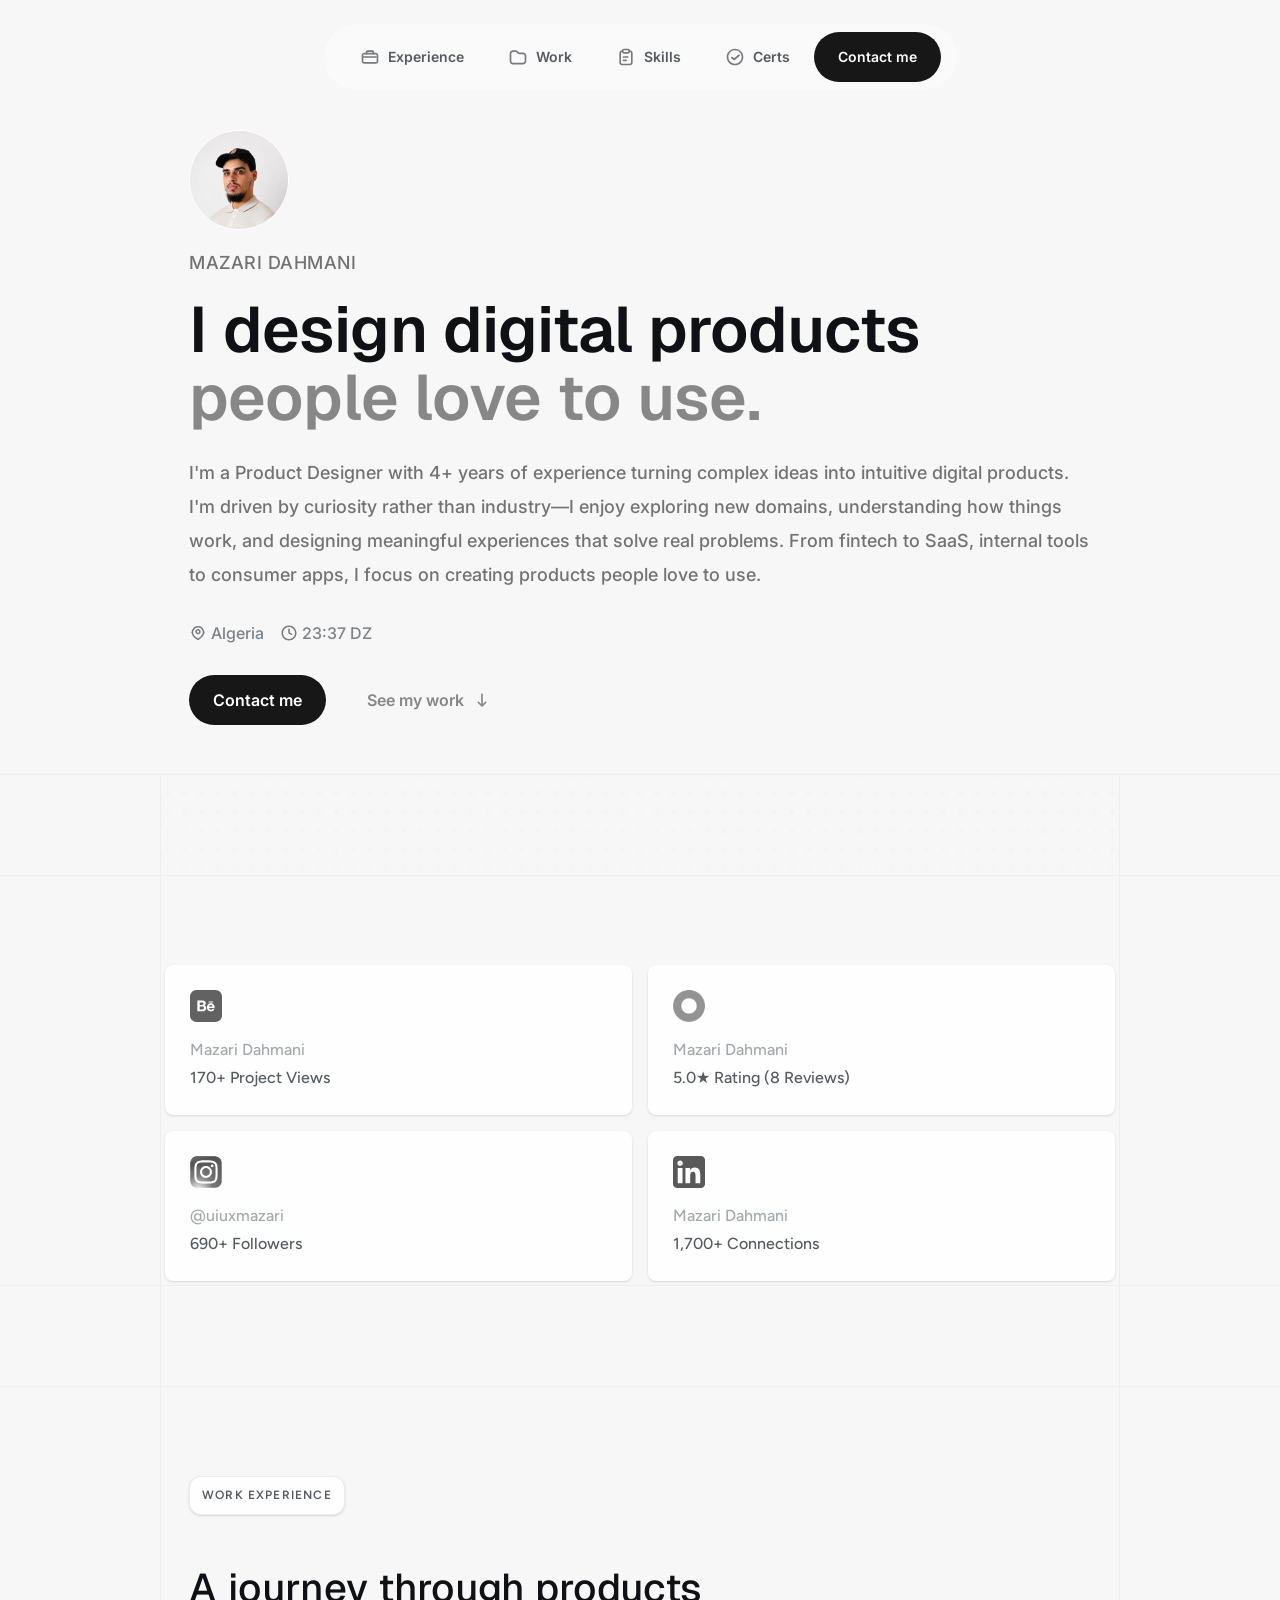
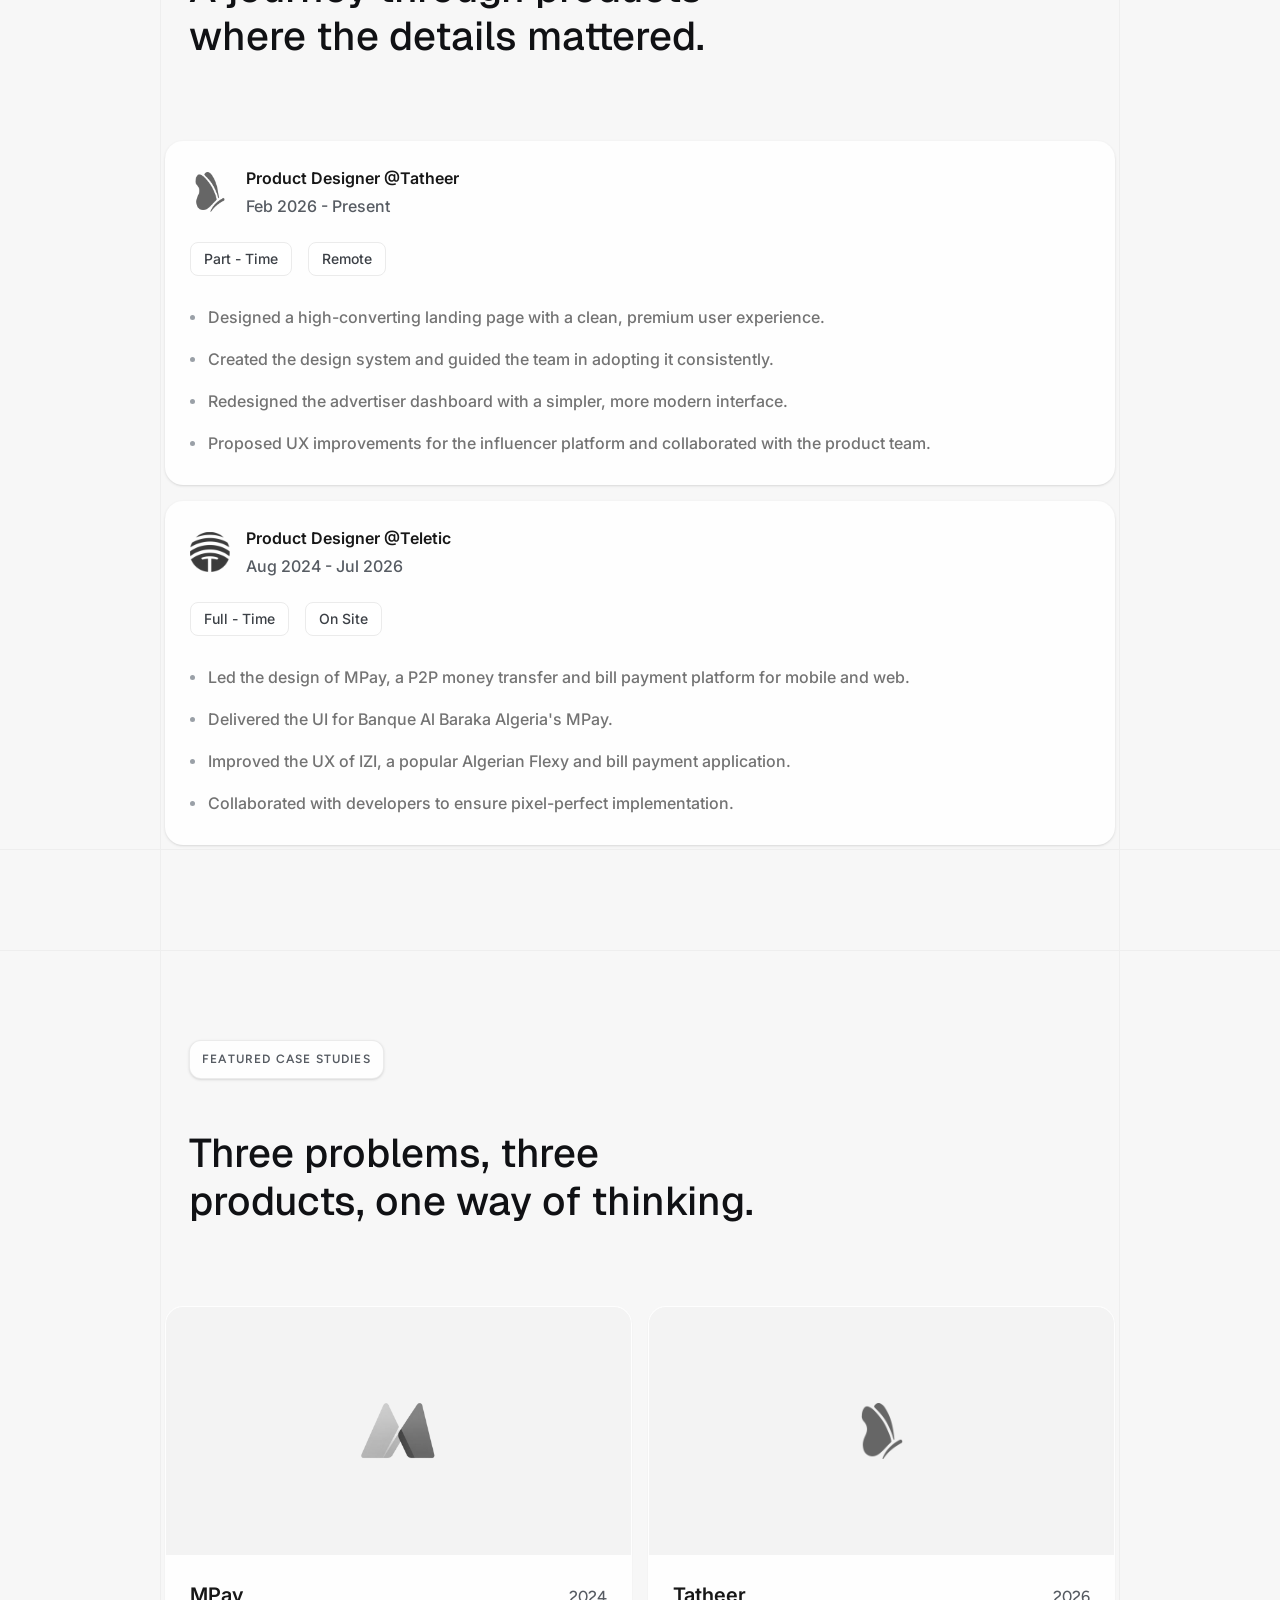
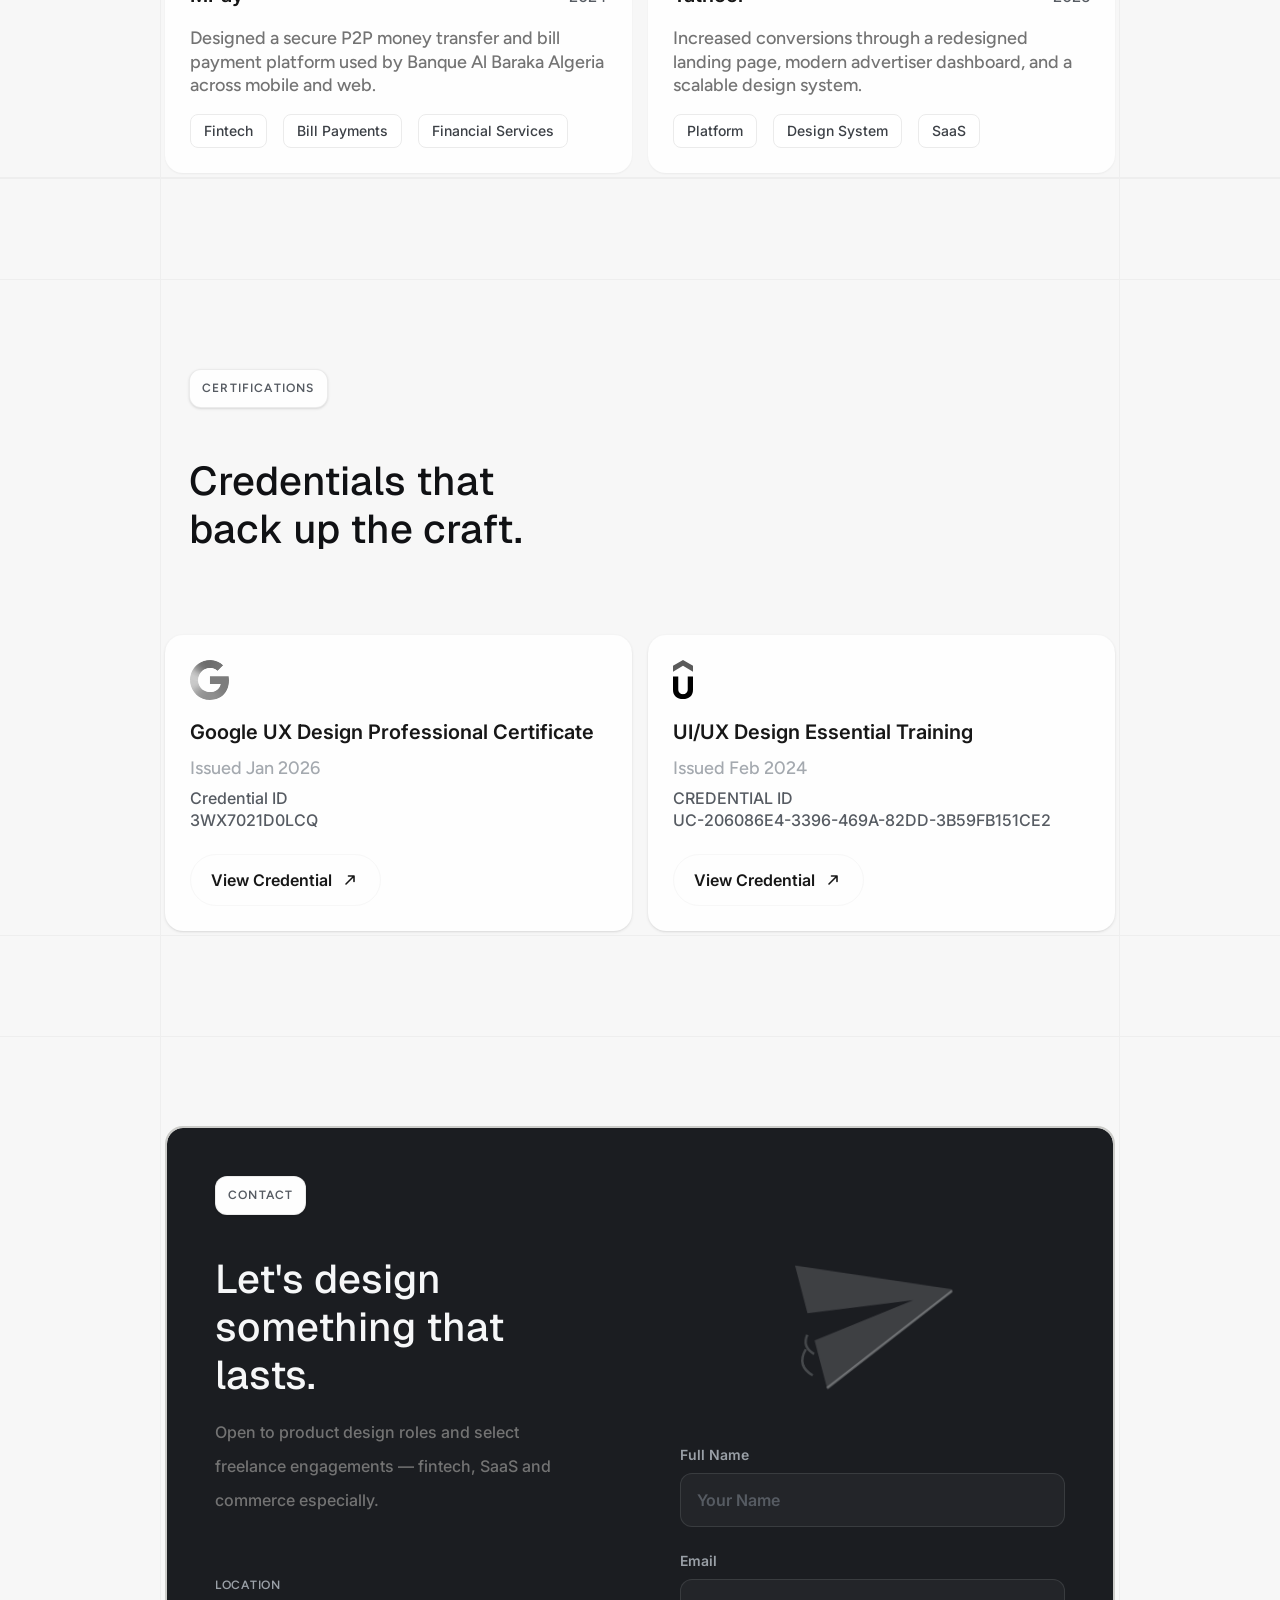
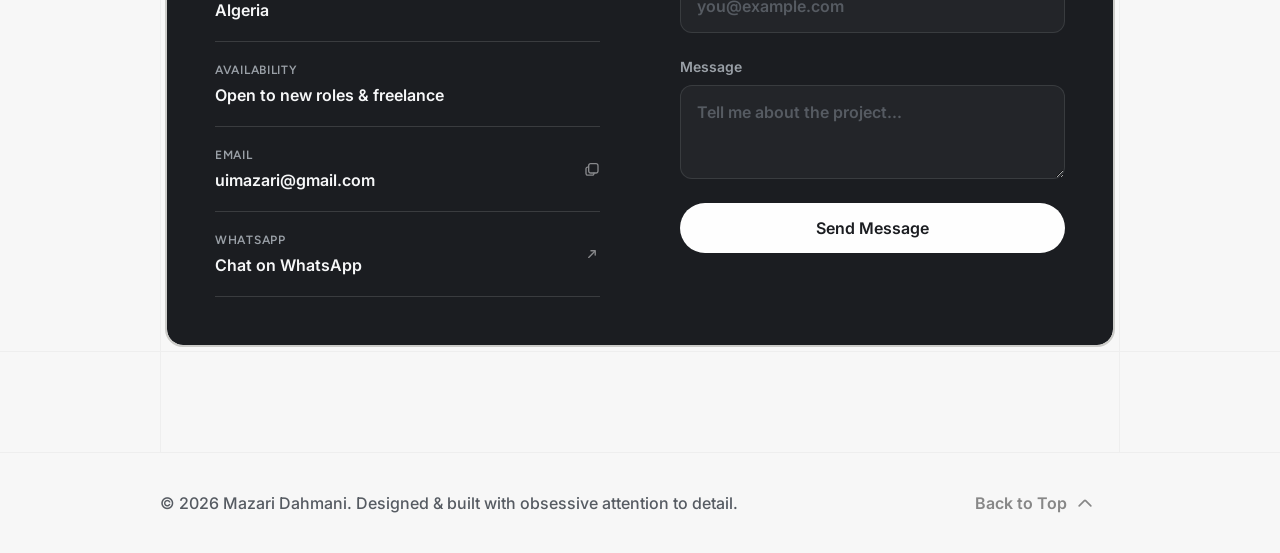
<file: index.html>
<!DOCTYPE html>
<html lang="en">

<head>
  <meta charset="UTF-8">
  <meta name="viewport" content="width=device-width, initial-scale=1.0">
  <title>Mazari Dahmani — Product Designer & UI/UX Designer</title>
  <meta name="description"
    content="Portfolio of Mazari Dahmani, a Product Designer & UI/UX Designer specializing in fintech, SaaS, and commerce. Case studies, experience, and contact details.">
  <meta name="robots" content="index, follow">
  <meta name="theme-color" content="#f7f7f7">
  <link rel="canonical" href="https://mazaridahmani.com/">

  <!-- Open Graph -->
  <meta property="og:type" content="website">
  <meta property="og:site_name" content="Mazari Dahmani">
  <meta property="og:title" content="Mazari Dahmani — Product Designer & UI/UX Designer">
  <meta property="og:description"
    content="Portfolio of Mazari Dahmani, a Product Designer & UI/UX Designer specializing in fintech, SaaS, and commerce. Case studies, experience, and contact details.">
  <meta property="og:url" content="https://mazaridahmani.com/">
  <meta property="og:image" content="https://mazaridahmani.com/assets/seo/og-home.png">
  <meta property="og:image:width" content="1200">
  <meta property="og:image:height" content="630">
  <meta property="og:image:alt" content="Mazari Dahmani — Product Designer & UI/UX Designer">
  <meta property="og:locale" content="en_US">

  <!-- Twitter Card -->
  <meta name="twitter:card" content="summary_large_image">
  <meta name="twitter:title" content="Mazari Dahmani — Product Designer & UI/UX Designer">
  <meta name="twitter:description"
    content="Portfolio of Mazari Dahmani, a Product Designer & UI/UX Designer specializing in fintech, SaaS, and commerce.">
  <meta name="twitter:image" content="https://mazaridahmani.com/assets/seo/og-home.png">
  <meta name="twitter:image:alt" content="Mazari Dahmani — Product Designer & UI/UX Designer">

  <link rel="icon" href="assets/favicon/favicon.ico" sizes="any">
  <link rel="icon" type="image/png" sizes="16x16" href="assets/favicon/favicon-16x16.png">
  <link rel="icon" type="image/png" sizes="32x32" href="assets/favicon/favicon-32x32.png">
  <link rel="icon" type="image/png" sizes="48x48" href="assets/favicon/favicon-48x48.png">
  <link rel="apple-touch-icon" sizes="180x180" href="assets/favicon/apple-touch-icon.png">
  <link rel="preconnect" href="https://fonts.googleapis.com">
  <link rel="preconnect" href="https://fonts.gstatic.com" crossorigin>
  <link
    href="https://fonts.googleapis.com/css2?family=Geist:wght@500;600&family=Inter:wght@500;600&family=Figtree:wght@500;600;700&display=swap"
    rel="stylesheet">
  <link rel="stylesheet" href="styles/main.css">
  <link rel="stylesheet" href="styles/cursor.css">

  <script type="application/ld+json">
{
  "@context": "https://schema.org",
  "@type": "Person",
  "name": "Mazari Dahmani",
  "jobTitle": "Product Designer & UI/UX Designer",
  "url": "https://mazaridahmani.com",
  "image": "https://mazaridahmani.com/assets/seo/og-home.png",
  "sameAs": [
    "https://www.linkedin.com/in/mazari-dahmani-837093325/",
    "https://www.behance.net/98f49c3c",
    "https://www.instagram.com/uiuxmazari/",
    "https://mostaql.com/u/mazari_dahmani"
  ]
}
</script>
</head>

<body>

  <svg class="icon-sprite" aria-hidden="true">
    <symbol id="icon-arrow-up-right" viewBox="0 0 20 20">
      <path d="M6 14 14 6M8 6h6v6" stroke="currentColor" stroke-width="1.6" stroke-linecap="round"
        stroke-linejoin="round" fill="none" />
    </symbol>
    <symbol id="icon-chevrons-up" viewBox="0 0 20 20">
      <path d="M5 12.5 10 8l5 4.5M5 7.5 10 3l5 4.5" stroke="currentColor" stroke-width="1.6" stroke-linecap="round"
        stroke-linejoin="round" fill="none" />
    </symbol>
    <symbol id="icon-external" viewBox="0 0 20 20">
      <path d="M6 14 14 6M8.5 6H14v5.5" stroke="currentColor" stroke-width="1.6" stroke-linecap="round"
        stroke-linejoin="round" fill="none" />
    </symbol>
  </svg>

  <header class="site-nav-wrap">
    <nav class="site-nav" aria-label="Primary">
      <a class="nav-link" href="#experience"><img class="nav-icon" src="assets/nav/Experience.svg" width="20"
          height="20" alt=""><span class="nav-label">Experience</span></a>
      <a class="nav-link" href="#work"><img class="nav-icon" src="assets/nav/Work.svg" width="20" height="20"
          alt=""><span class="nav-label">Work</span></a>
      <a class="nav-link" href="#skills"><img class="nav-icon" src="assets/nav/Skills.svg" width="20" height="20"
          alt=""><span class="nav-label">Skills</span></a>
      <a class="nav-link" href="#certs"><img class="nav-icon" src="assets/nav/Certs.svg" width="20" height="20"
          alt=""><span class="nav-label">Certs</span></a>
      <a class="nav-link nav-cta" href="#contact">Contact me</a>
    </nav>
  </header>

  <main>

    <!-- Hero -->
    <section class="hero-guide" id="top">
      <div class="hero-inner">
        <div class="hero-top">
          <img class="avatar" src="assets/hero/avatar.jpg" alt="Mazari Dahmani">
          <p class="eyebrow-name">Mazari Dahmani</p>
          <h1 class="hero-heading">I design digital products <span>people love to use.</span></h1>
        </div>
        <p class="hero-lede">I'm a Product Designer with 4+ years of experience turning complex ideas into intuitive
          digital products. I'm driven by curiosity rather than industry—I enjoy exploring new domains, understanding
          how things work, and designing meaningful experiences that solve real problems. From fintech to SaaS, internal
          tools to consumer apps, I focus on creating products people love to use.</p>
        <div class="hero-meta">
          <div class="hero-meta-item"><img class="hero-meta-icon" src="assets/hero/pin.svg" width="18" height="18"
              alt=""><span>Algeria</span></div>
          <div class="hero-meta-item"><img class="hero-meta-icon" src="assets/hero/clock.svg" width="18" height="18"
              alt=""><span id="local-time">23:48 DZ</span></div>
        </div>
        <div class="hero-actions">
          <a class="btn btn-dark" href="#contact">Contact me</a>
          <a class="btn btn-ghost" href="#work">See my work <svg class="btn-icon-fill" viewBox="0 0 20 20" fill="none">
              <path fill-rule="evenodd" clip-rule="evenodd"
                d="M9.99935 15.5951C9.77834 15.5951 9.56637 15.5073 9.41009 15.351C9.25381 15.1947 9.16602 14.9827 9.16602 14.7617V4.34505C9.16602 4.12404 9.25381 3.91208 9.41009 3.7558C9.56637 3.59952 9.77834 3.51172 9.99935 3.51172C10.2204 3.51172 10.4323 3.59952 10.5886 3.7558C10.7449 3.91208 10.8327 4.12404 10.8327 4.34505V14.7617C10.8327 14.9827 10.7449 15.1947 10.5886 15.351C10.4323 15.5073 10.2204 15.5951 9.99935 15.5951Z"
                fill="currentColor" />
              <path fill-rule="evenodd" clip-rule="evenodd"
                d="M9.99952 16.8442C9.77864 16.8443 9.56673 16.7568 9.41035 16.6008L5.66035 12.8508C5.50398 12.6946 5.41609 12.4826 5.41602 12.2615C5.41594 12.0405 5.50368 11.8284 5.65993 11.6721C5.81619 11.5157 6.02816 11.4278 6.24922 11.4277C6.47028 11.4277 6.68232 11.5154 6.83868 11.6717L9.99952 14.8325L13.1604 11.6717C13.3167 11.5154 13.5288 11.4277 13.7498 11.4277C13.9709 11.4278 14.1828 11.5157 14.3391 11.6721C14.4954 11.8284 14.5831 12.0405 14.583 12.2615C14.5829 12.4826 14.4951 12.6946 14.3387 12.8508L10.5887 16.6008C10.4323 16.7568 10.2204 16.8443 9.99952 16.8442Z"
                fill="currentColor" />
            </svg></a>
        </div>
      </div>
    </section>

    <div class="full-bleed-divider"></div>

    <div class="column-guide">

      <div class="texture-band" aria-hidden="true">
        <img class="texture-band-pattern" src="assets/texture-hero-band.svg" alt="">
      </div>

      <div class="divider-inline"></div>

      <!-- Social proof -->
      <div class="section-shell" style="padding-top:89px;">
        <div class="proof-grid">
          <a class="proof-card" href="https://www.behance.net/98f49c3c" target="_blank" rel="noopener noreferrer">
            <img class="proof-icon" src="assets/social/behance_1.svg" width="32" height="32" alt="Behance">
            <div>
              <p class="proof-handle">Mazari Dahmani</p>
              <p class="proof-views">170+ Project Views</p>
            </div>
          </a>
          <a class="proof-card" href="https://mostaql.com/u/mazari_dahmani" target="_blank" rel="noopener noreferrer">
            <img class="proof-icon" src="assets/social/mostaql.png" width="32" height="32" alt="Mostaql">
            <div>
              <p class="proof-handle">Mazari Dahmani</p>
              <p class="proof-views">5.0★ Rating (8 Reviews)</p>
            </div>
          </a>
          <a class="proof-card" href="https://www.instagram.com/uiuxmazari/" target="_blank" rel="noopener noreferrer">
            <img class="proof-icon" src="assets/social/ig_1.svg" width="32" height="32" alt="Instagram">
            <div>
              <p class="proof-handle">@uiuxmazari</p>
              <p class="proof-views">690+ Followers</p>
            </div>
          </a>
          <a class="proof-card" href="https://www.linkedin.com/in/mazari-dahmani-837093325/" target="_blank"
            rel="noopener noreferrer">
            <img class="proof-icon" src="assets/social/linkd_1.svg" width="32" height="32" alt="LinkedIn">
            <div>
              <p class="proof-handle">Mazari Dahmani</p>
              <p class="proof-views">1,700+ Connections</p>
            </div>
          </a>
        </div>
      </div>

      <div class="divider-inline"></div>
      <div class="spacer-band"></div>
      <div class="divider-inline"></div>

      <!-- Work experience -->
      <section class="section-shell" id="experience" style="padding-top:89px;">
        <div class="eyebrow-row">
          <span class="eyebrow-badge">Work Experience</span>
          <h2 class="section-heading">A journey through products where the details mattered.</h2>
        </div>
        <div class="exp-list">
          <a class="exp-card" href="https://tatheer.marketing/" target="_blank" rel="noopener noreferrer">
            <div class="exp-head">
              <img class="exp-logo exp-logo-mark" src="assets/experience/job1-logo.svg" width="40" height="40"
                alt="Fieldnote logo">
              <div>
                <p class="exp-role">Product Designer @Tatheer</p>
                <p class="exp-dates">Feb 2026 - Present</p>
              </div>
            </div>
            <div class="tag-row"><span class="tag">Part - Time</span><span class="tag">Remote</span></div>
            <ul class="exp-bullets">
              <li>
                <p>Designed a high-converting landing page with a clean, premium user experience.</p>
              </li>
              <li>
                <p>Created the design system and guided the team in adopting it consistently.</p>
              </li>
              <li>
                <p>Redesigned the advertiser dashboard with a simpler, more modern interface.</p>
              </li>
              <li>
                <p>Proposed UX improvements for the influencer platform and collaborated with the product team.</p>
              </li>
            </ul>
          </a>
          <a class="exp-card" href="https://teletic.dz/" target="_blank" rel="noopener noreferrer">
            <div class="exp-head">
              <img class="exp-logo exp-logo-photo" src="assets/experience/job2-logo.svg" width="40" height="40"
                alt="Teletic logo">
              <div>
                <p class="exp-role">Product Designer @Teletic</p>
                <p class="exp-dates">Aug 2024 - Jul 2026</p>
              </div>
            </div>
            <div class="tag-row"><span class="tag">Full - Time</span><span class="tag">On Site</span></div>
            <ul class="exp-bullets">
              <li>
                <p>Led the design of MPay, a P2P money transfer and bill payment platform for mobile and web.</p>
              </li>
              <li>
                <p>Delivered the UI for Banque Al Baraka Algeria's MPay.</p>
              </li>
              <li>
                <p>Improved the UX of IZI, a popular Algerian Flexy and bill payment application.</p>
              </li>
              <li>
                <p>Collaborated with developers to ensure pixel-perfect implementation.</p>
              </li>
            </ul>
          </a>
        </div>
      </section>

      <div class="divider-inline"></div>
      <div class="spacer-band"></div>
      <div class="divider-inline"></div>

      <!-- Case studies -->
      <section class="section-shell" id="work" style="padding-top:89px;">
        <div class="eyebrow-row">
          <span class="eyebrow-badge">Featured Case Studies</span>
          <h2 class="section-heading">Three problems, three products, one way of thinking.</h2>
        </div>
        <div class="case-grid">
          <a class="case-card" href="mpay.html">
            <div class="case-figure"><img src="assets/work/mpay-figure.svg" width="75" height="56" alt="MPay"></div>
            <div class="case-body">
              <div class="case-title-row">
                <h3 class="case-title">MPay</h3><span class="case-year">2024</span>
              </div>
              <p class="case-desc">Designed a secure P2P money transfer and bill payment platform used by Banque Al
                Baraka Algeria across mobile and web.</p>
              <div class="tag-row"><span class="tag">Fintech</span><span class="tag">Bill Payments</span><span
                  class="tag">Financial Services</span></div>
            </div>
          </a>
          <a class="case-card" href="tatheer.html">
            <div class="case-figure"><img src="assets/work/tatheer-figure.svg" width="56" height="56" alt="Tatheer">
            </div>
            <div class="case-body">
              <div class="case-title-row">
                <h3 class="case-title">Tatheer</h3><span class="case-year">2026</span>
              </div>
              <p class="case-desc">Increased conversions through a redesigned landing page, modern advertiser dashboard,
                and a scalable design system.</p>
              <div class="tag-row"><span class="tag">Platform</span><span class="tag">Design System</span><span
                  class="tag">SaaS</span></div>
            </div>
          </a>
        </div>
      </section>

      <div class="divider-inline"></div>
      <div class="divider-inline"></div>
      <div class="spacer-band"></div>
      <div class="divider-inline"></div>

      <!-- Certifications -->
      <section class="section-shell" id="certs" style="padding-top:89px;">
        <div class="eyebrow-row">
          <span class="eyebrow-badge">Certifications</span>
          <h2 class="section-heading">Credentials that back up the craft.</h2>
        </div>
        <div class="cert-grid">
          <a class="cert-card" href="https://www.coursera.org/account/accomplishments/verify/3WX7021D0LCQ"
            target="_blank" rel="noopener noreferrer">
            <div>
              <img class="cert-icon" src="assets/certs/google.svg" width="39" height="40" alt="Google logo">
              <p class="cert-name" style="margin-top:16px;">Google UX Design Professional Certificate</p>
              <p class="cert-issued" style="margin-top:8px;">Issued Jan 2026</p>
              <p class="cert-id" style="margin-top:8px;"><span class="cert-id-label">Credential ID</span><span
                  class="cert-id-value">3WX7021D0LCQ</span></p>
            </div>
            <span class="btn btn-outline" aria-hidden="true">View Credential <svg>
                <use href="#icon-external" />
              </svg></span>
          </a>
          <a class="cert-card" href="https://www.udemy.com/certificate/UC-206086e4-3396-469a-82dd-3b59fb151ce2/"
            target="_blank" rel="noopener noreferrer">
            <div>
              <img class="cert-icon" src="assets/certs/symbol.svg" width="21" height="40" alt="Certification symbol">
              <p class="cert-name" style="margin-top:16px;">UI/UX Design Essential Training</p>
              <p class="cert-issued" style="margin-top:8px;">Issued Feb 2024</p>
              <p class="cert-id" style="margin-top:8px; text-transform:uppercase;"><span
                  class="cert-id-label">Credential ID</span><span
                  class="cert-id-value">UC-206086e4-3396-469a-82dd-3b59fb151ce2</span></p>
            </div>
            <span class="btn btn-outline" aria-hidden="true">View Credential <svg>
                <use href="#icon-external" />
              </svg></span>
          </a>
        </div>
      </section>

      <div class="divider-inline"></div>
      <div class="spacer-band"></div>
      <div class="divider-inline"></div>

      <!-- Contact -->
      <section class="contact-outer" id="contact">
        <div class="contact-ring">
          <div class="contact-panel">
            <img class="contact-panel-texture" src="assets/texture-contact-corner.svg" width="434" height="126" alt=""
              aria-hidden="true">
            <div class="contact-col">
              <span class="eyebrow-badge">Contact</span>
              <div class="contact-header-group">
                <h2 class="contact-heading">Let's design<br>something that lasts.</h2>
                <p class="contact-lede">Open to product design roles and select freelance engagements — fintech, SaaS
                  and commerce especially.</p>
              </div>
              <div class="contact-links">
                <div class="contact-info-row">
                  <span class="contact-row-text"><span class="contact-row-label">Location</span><span
                      class="contact-row-value">Algeria</span></span>
                </div>
                <div class="contact-info-row">
                  <span class="contact-row-text"><span class="contact-row-label">Availability</span><span
                      class="contact-row-value">Open to new roles &amp; freelance</span></span>
                </div>
                <button class="contact-link-row" id="copy-email" type="button">
                  <span class="contact-row-text"><span class="contact-row-label">Email</span><span
                      class="contact-row-value">uimazari@gmail.com</span></span>
                  <img class="contact-link-icon" src="assets/contact/copy.svg" width="16" height="16" alt="">
                </button>
                <a class="contact-link-row" href="https://wa.me/213541357667" target="_blank" rel="noopener noreferrer">
                  <span class="contact-row-text"><span class="contact-row-label">WhatsApp</span><span
                      class="contact-row-value">Chat on WhatsApp</span></span>
                  <img class="contact-link-icon" src="assets/contact/arrow-up.svg" width="16" height="16" alt="">
                </a>
              </div>
            </div>
            <div class="contact-form-col">
              <div class="contact-plane-wrap" id="plane-wrap">
                <img class="contact-plane" id="contact-plane" src="assets/contact/paper-plane.svg" width="217"
                  height="216" alt="" draggable="false">
              </div>
              <form class="contact-form" id="contact-form" action="https://formspree.io/f/mpqvkypn" method="POST"
                novalidate>
                <div class="field"><label for="name">Full Name</label><input id="name" name="name" type="text"
                    placeholder="Your Name" required><span class="field-error">Please enter your name.</span></div>
                <div class="field"><label for="email">Email</label><input id="email" name="email" type="email"
                    placeholder="you@example.com" required><span class="field-error">Please enter a valid email.</span>
                </div>
                <div class="field"><label for="message">Message</label><textarea id="message" name="message"
                    placeholder="Tell me about the project..." rows="3" required></textarea><span
                    class="field-error">Please add a short message.</span></div>
                <button class="btn btn-light" type="submit">Send Message</button>
                <p class="form-status" id="form-status" role="status" aria-live="polite"></p>
              </form>
            </div>
          </div>
        </div>
      </section>

      <div class="divider-inline"></div>
      <div class="spacer-band"></div>

    </div>

    <div class="full-bleed-divider"></div>

    <!-- Footer -->
    <footer class="container-960">
      <div class="site-footer">
        <div>
          <p class="footer-copy">© 2026 Mazari Dahmani. Designed &amp; built with obsessive attention to detail.</p>
        </div>
        <a class="btn btn-ghost footer-top-btn" href="#top">Back to Top <svg class="btn-icon-fill" viewBox="0 0 20 20"
            fill="none">
            <path fill-rule="evenodd" clip-rule="evenodd"
              d="M16.4226 13.5057C16.2663 13.6619 16.0544 13.7497 15.8334 13.7497C15.6124 13.7497 15.4005 13.6619 15.2442 13.5057L10.0001 8.26153L4.75589 13.5057C4.59872 13.6575 4.38822 13.7415 4.16972 13.7396C3.95122 13.7377 3.74221 13.65 3.58771 13.4955C3.4332 13.341 3.34556 13.132 3.34366 12.9135C3.34176 12.695 3.42576 12.4845 3.57755 12.3274L8.82172 7.08319C9.13427 6.77074 9.55811 6.59521 10.0001 6.59521C10.442 6.59521 10.8658 6.77074 11.1784 7.08319L16.4226 12.3274C16.5788 12.4836 16.6665 12.6956 16.6665 12.9165C16.6665 13.1375 16.5788 13.3494 16.4226 13.5057Z"
              fill="currentColor" />
          </svg></a>
      </div>
    </footer>

  </main>

  <div id="toast" role="status" aria-live="polite"
    style="position:fixed;bottom:24px;left:50%;transform:translateX(-50%) translateY(20px);background:#171717;color:#fff;padding:10px 18px;border-radius:40px;font-family:'Inter',sans-serif;font-weight:600;font-size:14px;opacity:0;pointer-events:none;transition:opacity .2s, transform .2s;">
  </div>

  <script src="scripts/main.js"></script>
  <script src="scripts/cursor.js"></script>
</body>

</html>
</file>
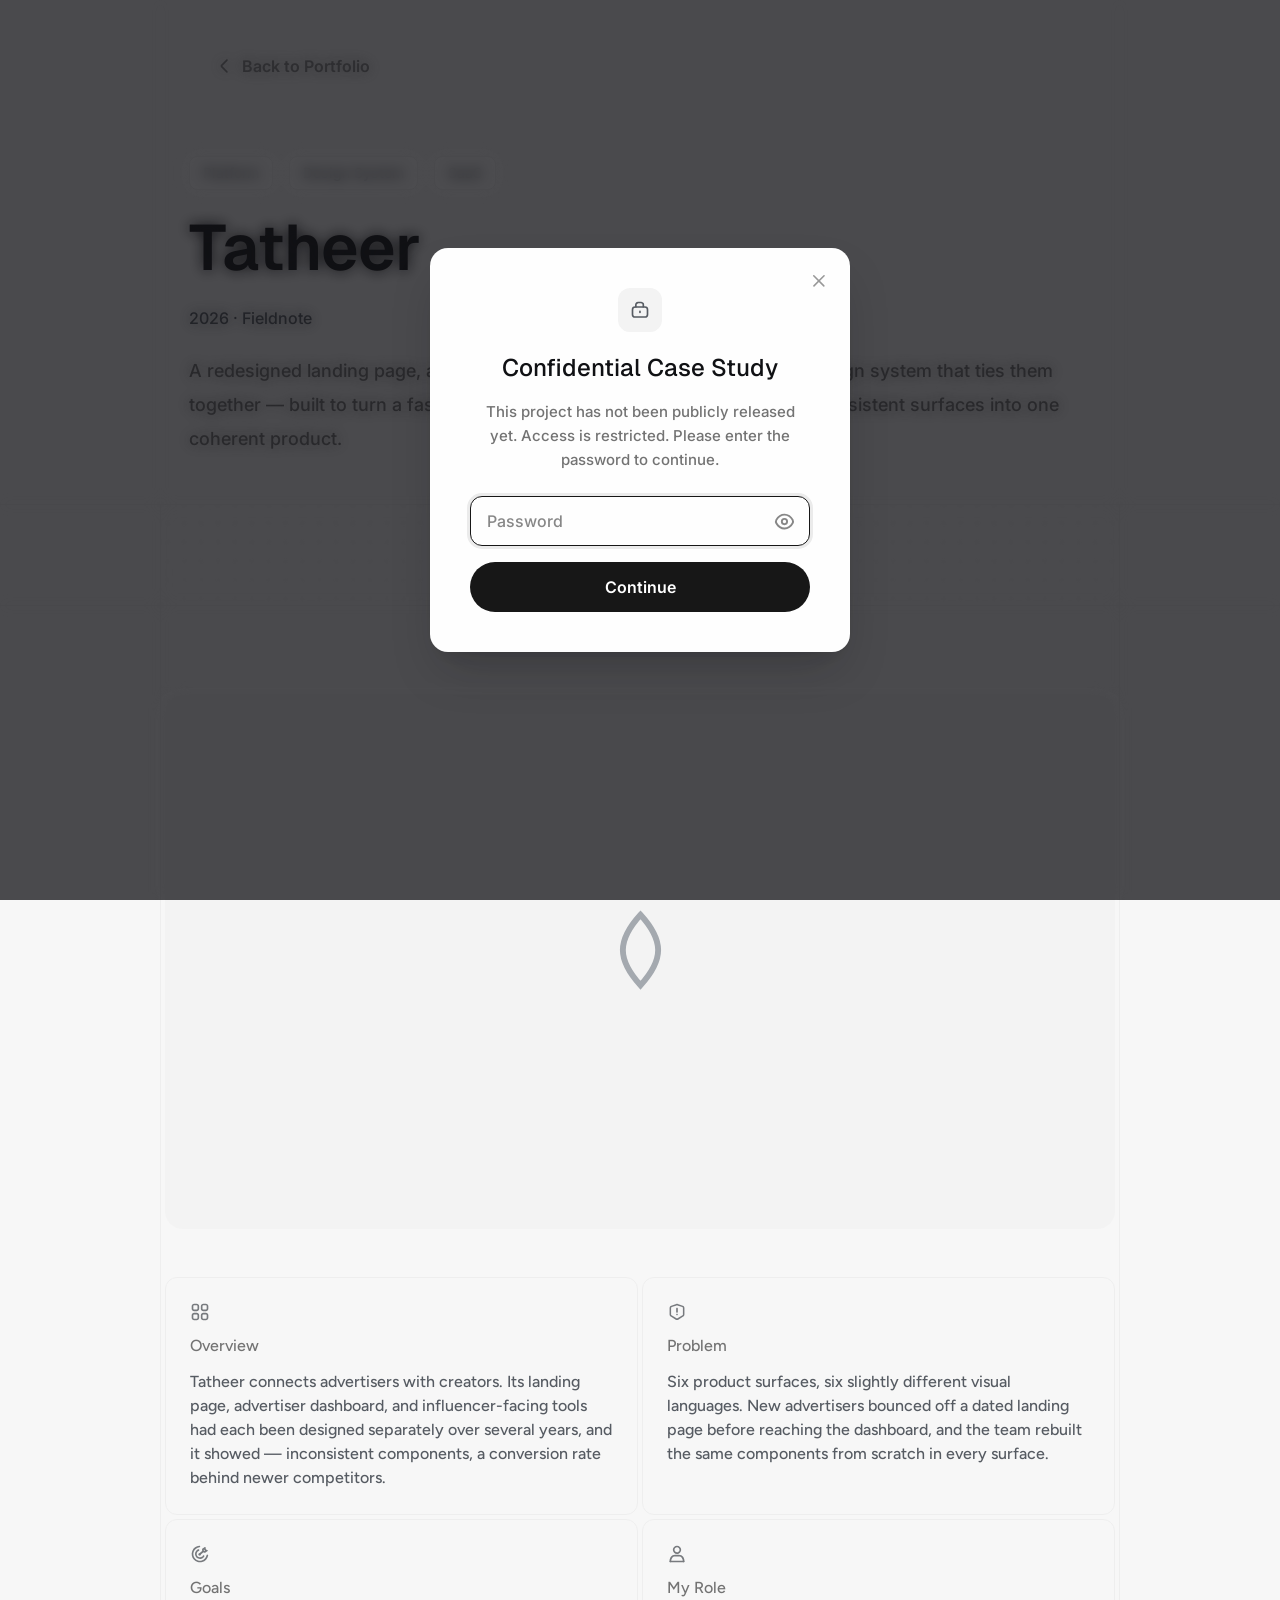
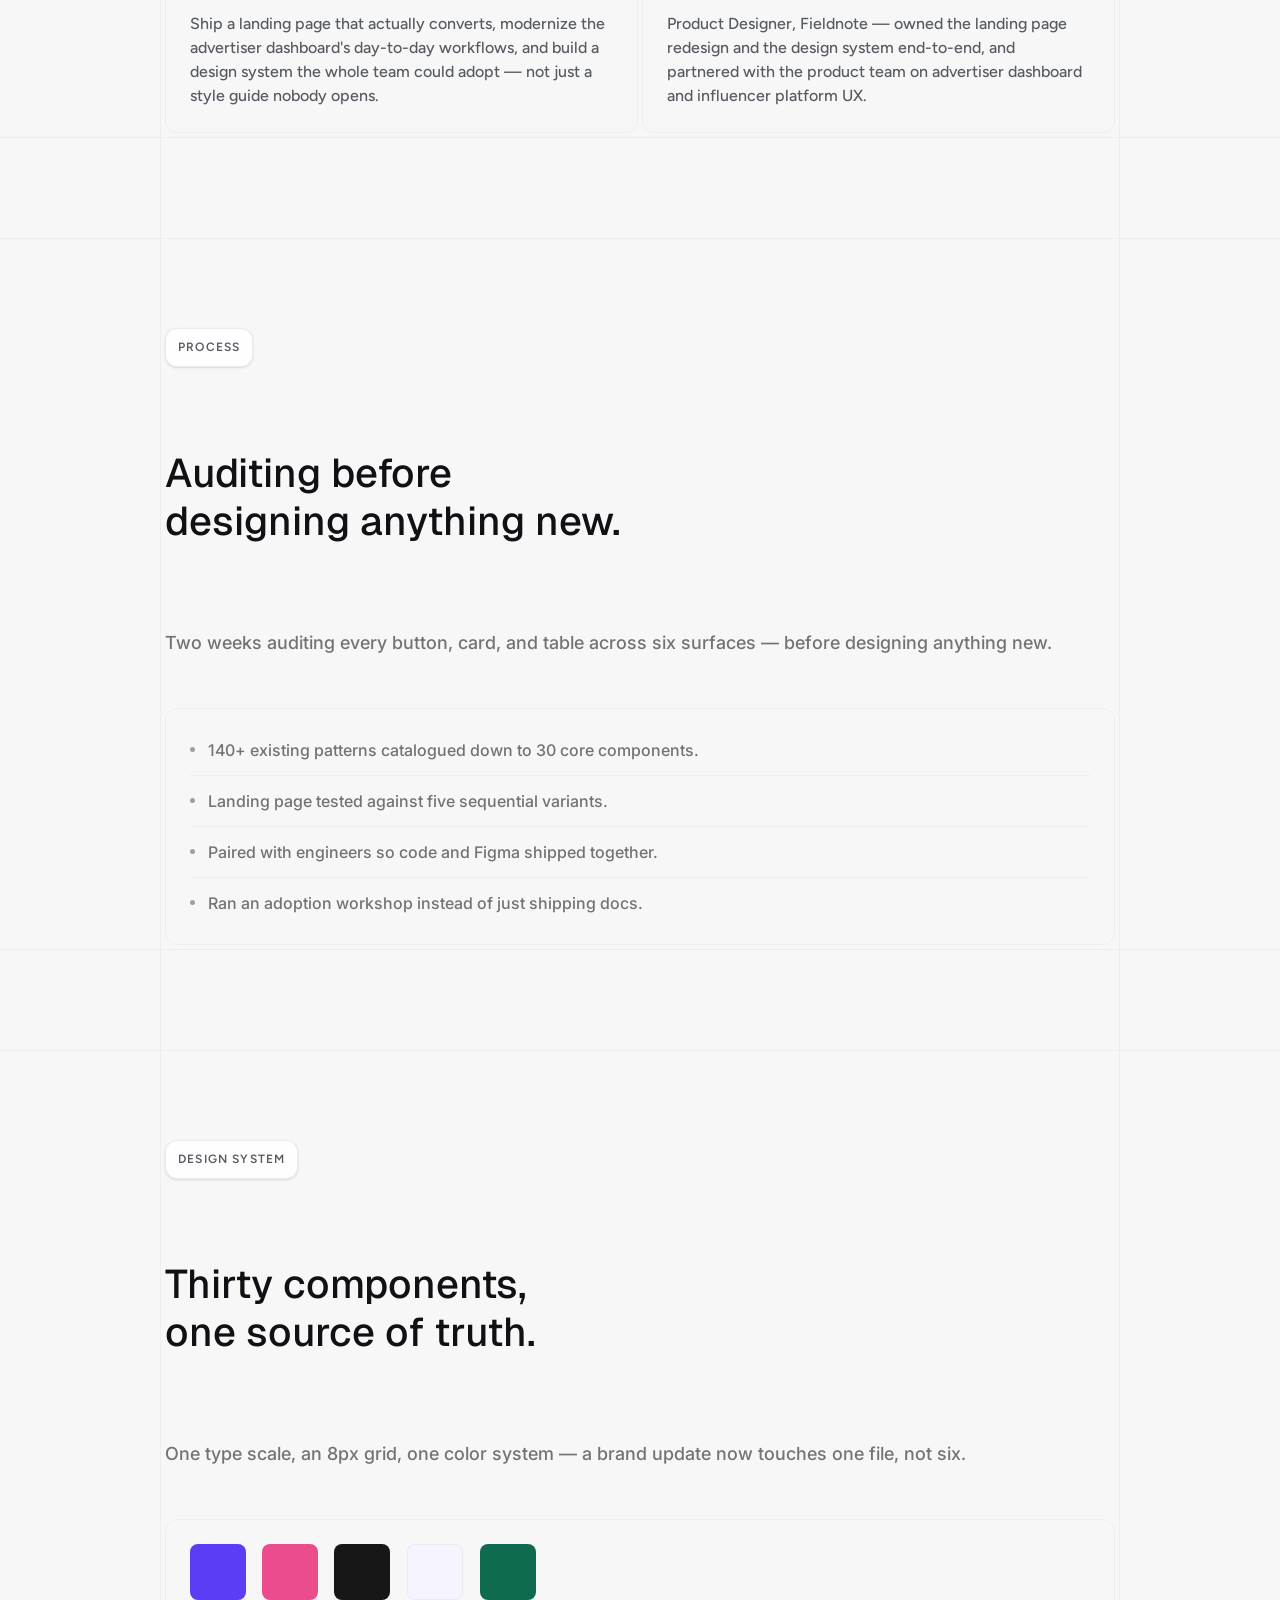
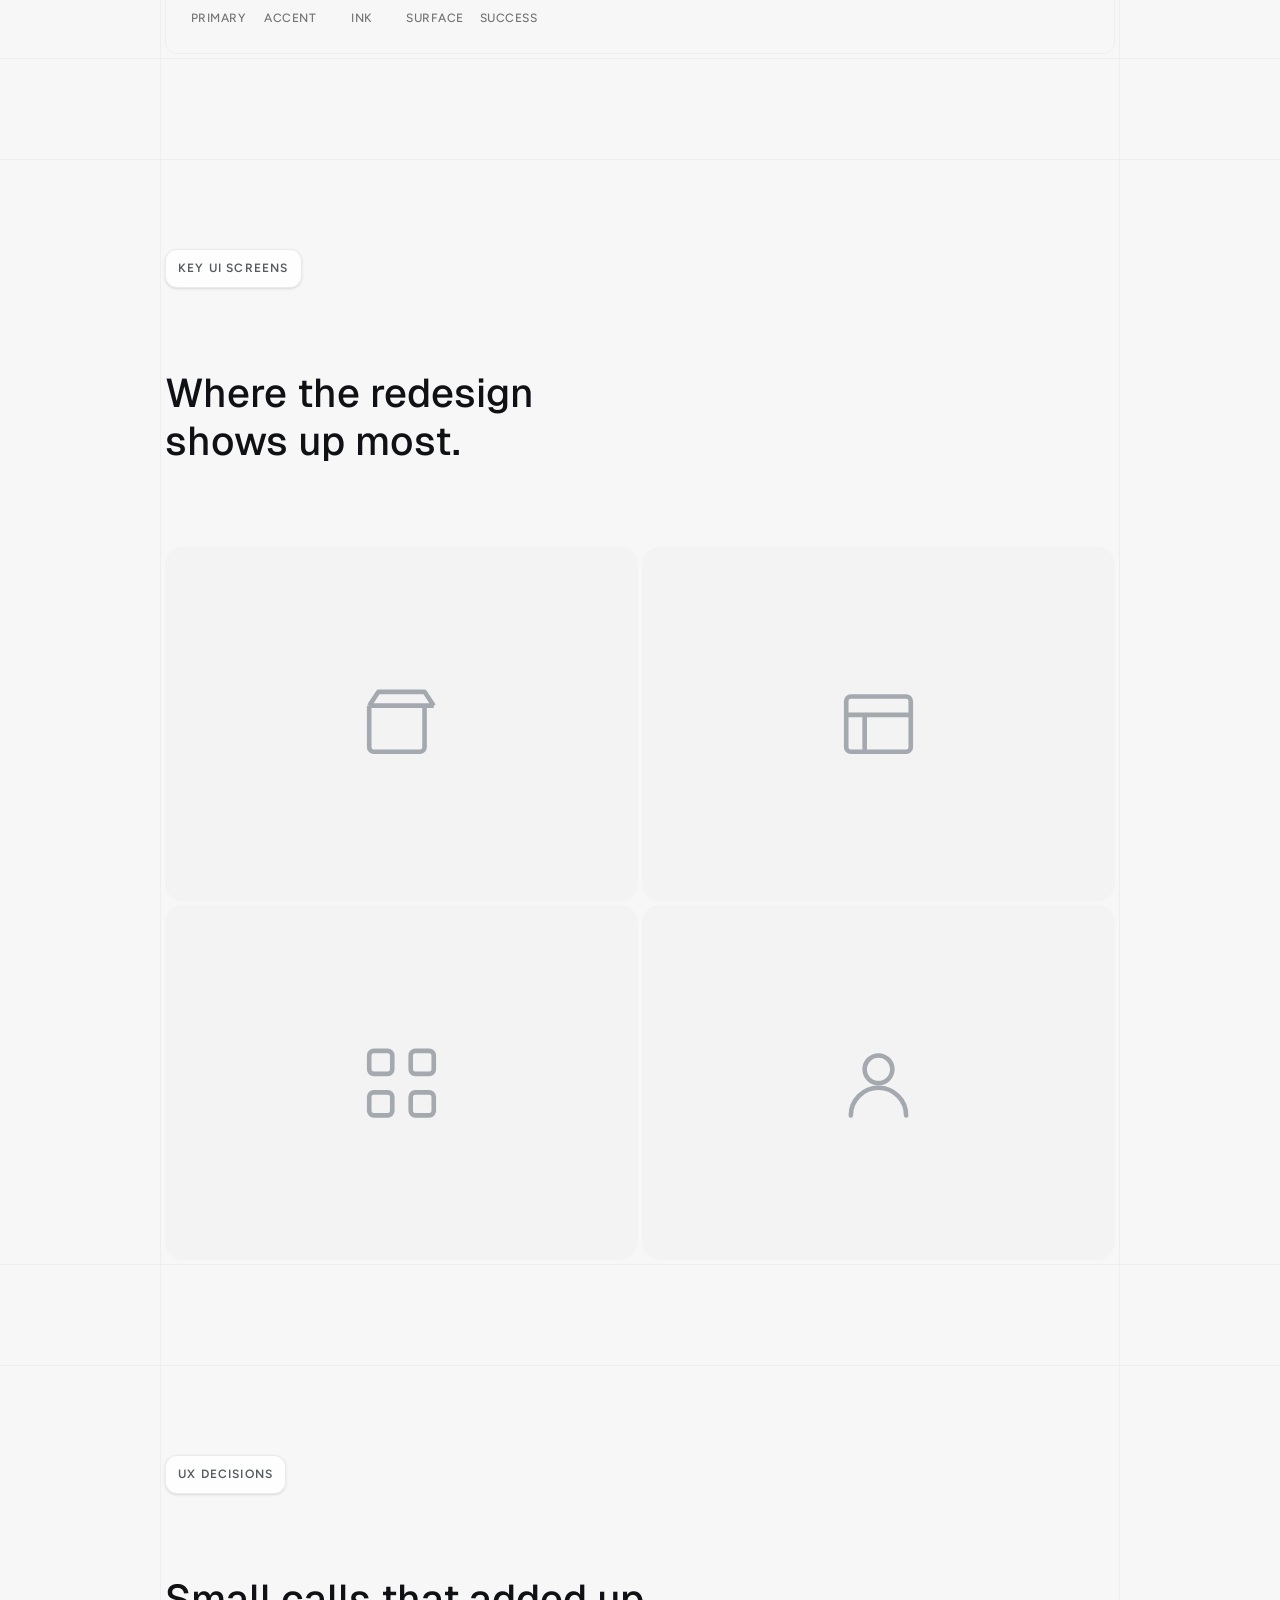
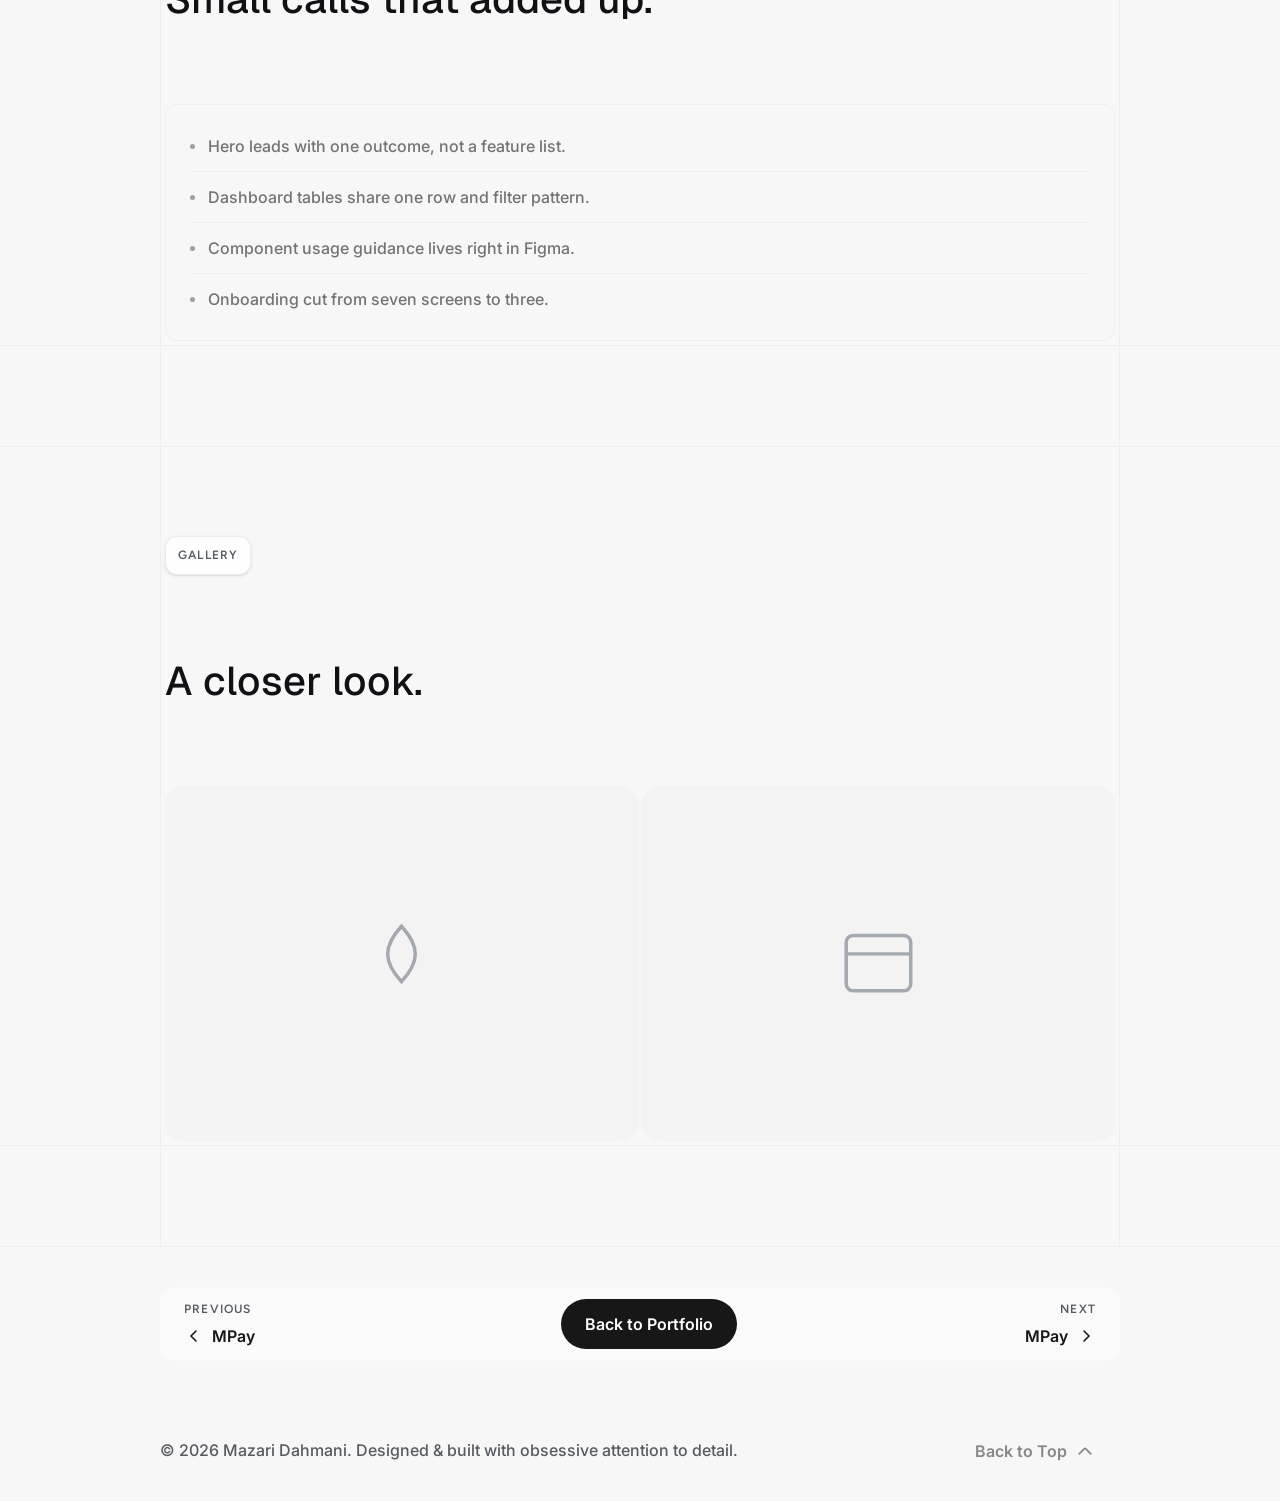
<file: tatheer.html>
<!DOCTYPE html>
<html lang="en">
<head>
<meta charset="UTF-8">
<meta name="viewport" content="width=device-width, initial-scale=1.0">
<title>Tatheer — Design System Case Study by Mazari Dahmani</title>
<meta name="description" content="How Mazari Dahmani rebuilt Tatheer's landing page, advertiser dashboard, and design system — unifying six inconsistent surfaces into one product.">
<meta name="robots" content="index, follow">
<meta name="theme-color" content="#f7f7f7">
<link rel="canonical" href="https://mazaridahmani.com/tatheer.html">

<!-- Open Graph -->
<meta property="og:type" content="article">
<meta property="og:site_name" content="Mazari Dahmani">
<meta property="og:title" content="Tatheer — Design System Case Study by Mazari Dahmani">
<meta property="og:description" content="How Mazari Dahmani rebuilt Tatheer's landing page, advertiser dashboard, and design system — unifying six inconsistent surfaces into one product.">
<meta property="og:url" content="https://mazaridahmani.com/tatheer.html">
<meta property="og:image" content="https://mazaridahmani.com/assets/seo/og-tatheer.png">
<meta property="og:image:width" content="1200">
<meta property="og:image:height" content="630">
<meta property="og:image:alt" content="Tatheer — Case Study by Mazari Dahmani">
<meta property="og:locale" content="en_US">

<!-- Twitter Card -->
<meta name="twitter:card" content="summary_large_image">
<meta name="twitter:title" content="Tatheer — Design System Case Study by Mazari Dahmani">
<meta name="twitter:description" content="A redesigned landing page, advertiser dashboard, and design system — six surfaces unified into one product.">
<meta name="twitter:image" content="https://mazaridahmani.com/assets/seo/og-tatheer.png">
<meta name="twitter:image:alt" content="Tatheer — Case Study by Mazari Dahmani">

<link rel="icon" href="assets/favicon/favicon.ico" sizes="any">
<link rel="icon" type="image/png" sizes="16x16" href="assets/favicon/favicon-16x16.png">
<link rel="icon" type="image/png" sizes="32x32" href="assets/favicon/favicon-32x32.png">
<link rel="icon" type="image/png" sizes="48x48" href="assets/favicon/favicon-48x48.png">
<link rel="apple-touch-icon" sizes="180x180" href="assets/favicon/apple-touch-icon.png">
<link rel="preconnect" href="https://fonts.googleapis.com">
<link rel="preconnect" href="https://fonts.gstatic.com" crossorigin>
<link href="https://fonts.googleapis.com/css2?family=Geist:wght@500;600&family=Inter:wght@500;600&family=Figtree:wght@500;600;700&display=swap" rel="stylesheet">
<link rel="stylesheet" href="styles/main.css">
<link rel="stylesheet" href="styles/case-study.css">
<link rel="stylesheet" href="styles/cursor.css">
<link rel="stylesheet" href="styles/gate.css">

<script type="application/ld+json">
{
  "@context": "https://schema.org",
  "@type": "Person",
  "name": "Mazari Dahmani",
  "jobTitle": "Product Designer & UI/UX Designer",
  "url": "https://mazaridahmani.com",
  "image": "https://mazaridahmani.com/assets/seo/og-home.png",
  "sameAs": [
    "https://www.linkedin.com/in/mazari-dahmani-837093325/",
    "https://www.behance.net/98f49c3c",
    "https://www.instagram.com/uiuxmazari/",
    "https://mostaql.com/u/mazari_dahmani"
  ]
}
</script>
</head>
<body class="cs-body" id="top">

<svg class="icon-sprite" aria-hidden="true">
  <symbol id="icon-arrow-up-right" viewBox="0 0 20 20"><path d="M6 14 14 6M8 6h6v6" stroke="currentColor" stroke-width="1.6" stroke-linecap="round" stroke-linejoin="round" fill="none"/></symbol>
  <symbol id="icon-chevrons-up" viewBox="0 0 20 20"><path d="M5 12.5 10 8l5 4.5M5 7.5 10 3l5 4.5" stroke="currentColor" stroke-width="1.6" stroke-linecap="round" stroke-linejoin="round" fill="none"/></symbol>
  <symbol id="icon-caret-left" viewBox="0 0 20 20"><path d="M12 15 7 10l5-5" stroke="currentColor" stroke-width="1.6" stroke-linecap="round" stroke-linejoin="round" fill="none"/></symbol>
  <symbol id="icon-caret-right" viewBox="0 0 20 20"><path d="M8 15l5-5-5-5" stroke="currentColor" stroke-width="1.6" stroke-linecap="round" stroke-linejoin="round" fill="none"/></symbol>
</svg>

<main>

  <!-- No top nav on case study pages, by design — immersive, project-focused. -->
  <section class="hero-guide">
    <div class="cs-back-wrap" style="padding-left:24px;padding-right:24px;">
      <a class="btn btn-ghost cs-back" href="index.html#work"><svg class="btn-icon-fill" viewBox="0 0 20 20" fill="none"><path fill-rule="evenodd" clip-rule="evenodd" d="M13.5058 3.5775C13.6621 3.73377 13.7498 3.9457 13.7498 4.16667C13.7498 4.38764 13.6621 4.59956 13.5058 4.75583L8.26166 10L13.5058 15.2442C13.6576 15.4013 13.7416 15.6118 13.7397 15.8303C13.7378 16.0488 13.6502 16.2578 13.4957 16.4123C13.3412 16.5669 13.1322 16.6545 12.9137 16.6564C12.6952 16.6583 12.4847 16.5743 12.3275 16.4225L7.08333 11.1783C6.77088 10.8658 6.59535 10.4419 6.59535 10C6.59535 9.55806 6.77088 9.13421 7.08333 8.82167L12.3275 3.5775C12.4838 3.42127 12.6957 3.33351 12.9167 3.33351C13.1376 3.33351 13.3496 3.42127 13.5058 3.5775Z" fill="currentColor"/></svg>Back to Portfolio</a>
    </div>
    <div class="hero-inner">
      <div class="tag-row">
        <span class="tag">Platform</span>
        <span class="tag">Design System</span>
        <span class="tag">SaaS</span>
      </div>
      <h1 class="hero-heading">Tatheer</h1>
      <div class="cs-hero-meta">
        <p class="exp-dates" style="margin:0;">2026 · Fieldnote</p>
      </div>
      <p class="hero-lede">A redesigned landing page, a modernized advertiser dashboard, and the design system that ties them together — built to turn a fast-growing creator/advertiser platform's six inconsistent surfaces into one coherent product.</p>
    </div>
  </section>

  <div class="full-bleed-divider"></div>

  <div class="column-guide">
    <div class="texture-band" aria-hidden="true">
      <img class="texture-band-pattern" src="assets/texture-hero-band.svg" alt="">
    </div>
  </div>

  <div class="full-bleed-divider"></div>

  <div class="column-guide">
    <div class="section-shell" style="padding-top:89px;">

      <div class="cs-media cs-media-hero reveal">
        <svg viewBox="0 0 40 40" fill="none"><path d="M20 4c4 4.4 6 8.5 6 12s-2 7.6-6 12c-4-4.4-6-8.5-6-12s2-7.6 6-12Z" stroke="currentColor" stroke-width="2"/></svg>
      </div>

      <div class="cs-meta-grid reveal">
        <div class="cs-box cs-meta-item">
          <img class="cs-meta-icon" src="assets/case-study/icon-overview.svg" width="20" height="20" alt="">
          <p class="cs-meta-label">Overview</p>
          <p class="cs-meta-text">Tatheer connects advertisers with creators. Its landing page, advertiser dashboard, and influencer-facing tools had each been designed separately over several years, and it showed — inconsistent components, a conversion rate behind newer competitors.</p>
        </div>
        <div class="cs-box cs-meta-item">
          <img class="cs-meta-icon" src="assets/case-study/icon-problem.svg" width="20" height="20" alt="">
          <p class="cs-meta-label">Problem</p>
          <p class="cs-meta-text">Six product surfaces, six slightly different visual languages. New advertisers bounced off a dated landing page before reaching the dashboard, and the team rebuilt the same components from scratch in every surface.</p>
        </div>
        <div class="cs-box cs-meta-item">
          <img class="cs-meta-icon" src="assets/case-study/icon-goals.svg" width="20" height="20" alt="">
          <p class="cs-meta-label">Goals</p>
          <p class="cs-meta-text">Ship a landing page that actually converts, modernize the advertiser dashboard's day-to-day workflows, and build a design system the whole team could adopt — not just a style guide nobody opens.</p>
        </div>
        <div class="cs-box cs-meta-item">
          <img class="cs-meta-icon" src="assets/case-study/icon-my-role.svg" width="20" height="20" alt="">
          <p class="cs-meta-label">My Role</p>
          <p class="cs-meta-text">Product Designer, Fieldnote — owned the landing page redesign and the design system end-to-end, and partnered with the product team on advertiser dashboard and influencer platform UX.</p>
        </div>
      </div>

    </div>

    <div class="divider-inline"></div>
    <div class="spacer-band"></div>
    <div class="divider-inline"></div>

    <div class="section-shell" style="padding-top:89px;">
      <div class="cs-flow reveal">
        <span class="eyebrow-badge">Process</span>
        <h2 class="section-heading">Auditing before designing anything new.</h2>
        <p class="hero-lede">Two weeks auditing every button, card, and table across six surfaces — before designing anything new.</p>
        <div class="cs-box cs-list-box" style="width:100%;">
          <ul class="exp-bullets">
            <li><p>140+ existing patterns catalogued down to 30 core components.</p></li>
            <li><p>Landing page tested against five sequential variants.</p></li>
            <li><p>Paired with engineers so code and Figma shipped together.</p></li>
            <li><p>Ran an adoption workshop instead of just shipping docs.</p></li>
          </ul>
        </div>
      </div>
    </div>

    <div class="divider-inline"></div>
    <div class="spacer-band"></div>
    <div class="divider-inline"></div>

    <div class="section-shell" style="padding-top:89px;">
      <div class="cs-flow reveal">
        <span class="eyebrow-badge">Design System</span>
        <h2 class="section-heading">Thirty components, one source of truth.</h2>
        <p class="hero-lede">One type scale, an 8px grid, one color system — a brand update now touches one file, not six.</p>
        <div class="cs-box cs-swatch-row">
          <div class="cs-swatch"><div class="cs-swatch-chip" style="background:#5b3df5"></div><span class="cs-meta-label" style="font-size:12px;line-height:21px;letter-spacing:0.5px;text-transform:uppercase;">Primary</span></div>
          <div class="cs-swatch"><div class="cs-swatch-chip" style="background:#eb4d8c"></div><span class="cs-meta-label" style="font-size:12px;line-height:21px;letter-spacing:0.5px;text-transform:uppercase;">Accent</span></div>
          <div class="cs-swatch"><div class="cs-swatch-chip" style="background:#171717"></div><span class="cs-meta-label" style="font-size:12px;line-height:21px;letter-spacing:0.5px;text-transform:uppercase;">Ink</span></div>
          <div class="cs-swatch"><div class="cs-swatch-chip" style="background:#f6f5ff;box-shadow:inset 0 0 0 1px #ebebeb"></div><span class="cs-meta-label" style="font-size:12px;line-height:21px;letter-spacing:0.5px;text-transform:uppercase;">Surface</span></div>
          <div class="cs-swatch"><div class="cs-swatch-chip" style="background:#0f6b4f"></div><span class="cs-meta-label" style="font-size:12px;line-height:21px;letter-spacing:0.5px;text-transform:uppercase;">Success</span></div>
        </div>
      </div>
    </div>

    <div class="divider-inline"></div>
    <div class="spacer-band"></div>
    <div class="divider-inline"></div>

    <div class="section-shell" style="padding-top:89px;">
      <div class="cs-flow reveal">
        <span class="eyebrow-badge">Key UI Screens</span>
        <h2 class="section-heading">Where the redesign shows up most.</h2>
        <div class="cs-screens-grid">
          <div class="cs-screen"><svg viewBox="0 0 40 40" fill="none"><path d="M6 12h28M6 12v18a2 2 0 0 0 2 2h20a2 2 0 0 0 2-2V12M6 12l4-6h20l4 6" stroke="currentColor" stroke-width="2" stroke-linejoin="round"/></svg></div>
          <div class="cs-screen"><svg viewBox="0 0 40 40" fill="none"><rect x="6" y="8" width="28" height="24" rx="2" stroke="currentColor" stroke-width="2"/><path d="M6 16h28M14 16v16" stroke="currentColor" stroke-width="2"/></svg></div>
          <div class="cs-screen"><svg viewBox="0 0 40 40" fill="none"><rect x="6" y="6" width="10" height="10" rx="2" stroke="currentColor" stroke-width="2"/><rect x="24" y="6" width="10" height="10" rx="2" stroke="currentColor" stroke-width="2"/><rect x="6" y="24" width="10" height="10" rx="2" stroke="currentColor" stroke-width="2"/><rect x="24" y="24" width="10" height="10" rx="2" stroke="currentColor" stroke-width="2"/></svg></div>
          <div class="cs-screen"><svg viewBox="0 0 40 40" fill="none"><circle cx="20" cy="14" r="6" stroke="currentColor" stroke-width="2"/><path d="M8 34c0-6.6 5.4-12 12-12s12 5.4 12 12" stroke="currentColor" stroke-width="2" stroke-linecap="round"/></svg></div>
        </div>
      </div>
    </div>

    <div class="divider-inline"></div>
    <div class="spacer-band"></div>
    <div class="divider-inline"></div>

    <div class="section-shell" style="padding-top:89px;">
      <div class="cs-flow reveal">
        <span class="eyebrow-badge">UX Decisions</span>
        <h2 class="section-heading">Small calls that added up.</h2>
        <div class="cs-box cs-list-box" style="width:100%;">
          <ul class="exp-bullets">
            <li><p>Hero leads with one outcome, not a feature list.</p></li>
            <li><p>Dashboard tables share one row and filter pattern.</p></li>
            <li><p>Component usage guidance lives right in Figma.</p></li>
            <li><p>Onboarding cut from seven screens to three.</p></li>
          </ul>
        </div>
      </div>
    </div>

    <div class="divider-inline"></div>
    <div class="spacer-band"></div>
    <div class="divider-inline"></div>

    <div class="section-shell" style="padding-top:89px;">
      <div class="cs-flow reveal">
        <span class="eyebrow-badge">Gallery</span>
        <h2 class="section-heading">A closer look.</h2>
        <div class="cs-gallery-grid">
          <div class="cs-gallery-item"><svg viewBox="0 0 40 40" fill="none"><path d="M20 4c4 4.4 6 8.5 6 12s-2 7.6-6 12c-4-4.4-6-8.5-6-12s2-7.6 6-12Z" stroke="currentColor" stroke-width="1.5"/></svg></div>
          <div class="cs-gallery-item"><svg viewBox="0 0 40 40" fill="none"><rect x="6" y="8" width="28" height="24" rx="3" stroke="currentColor" stroke-width="1.5"/><path d="M6 16h28" stroke="currentColor" stroke-width="1.5"/></svg></div>
        </div>
      </div>
    </div>

    <div class="divider-inline"></div>
    <div class="spacer-band"></div>
  </div>

  <div class="full-bleed-divider"></div>

  <div class="cs-prevnext-wrap">
    <nav class="cs-prevnext-pill" aria-label="Case study navigation">
      <div class="cs-prevnext-side">
        <span class="cs-prevnext-eyebrow">Previous</span>
        <a class="cs-prevnext-title-link" href="mpay.html"><svg viewBox="0 0 20 20"><use href="#icon-caret-left"/></svg>MPay</a>
      </div>
      <a class="btn btn-dark" href="index.html#work">Back to Portfolio</a>
      <div class="cs-prevnext-side align-end">
        <span class="cs-prevnext-eyebrow">Next</span>
        <a class="cs-prevnext-title-link" href="mpay.html">MPay<svg viewBox="0 0 20 20"><use href="#icon-caret-right"/></svg></a>
      </div>
    </nav>
  </div>

  <footer class="container-960">
    <div class="site-footer">
      <div>
        <p class="footer-copy">© 2026 Mazari Dahmani. Designed &amp; built with obsessive attention to detail.</p>
      </div>
      <a class="btn btn-ghost footer-top-btn" href="#top">Back to Top <svg class="btn-icon-fill" viewBox="0 0 20 20" fill="none"><path fill-rule="evenodd" clip-rule="evenodd" d="M16.4226 13.5057C16.2663 13.6619 16.0544 13.7497 15.8334 13.7497C15.6124 13.7497 15.4005 13.6619 15.2442 13.5057L10.0001 8.26153L4.75589 13.5057C4.59872 13.6575 4.38822 13.7415 4.16972 13.7396C3.95122 13.7377 3.74221 13.65 3.58771 13.4955C3.4332 13.341 3.34556 13.132 3.34366 12.9135C3.34176 12.695 3.42576 12.4845 3.57755 12.3274L8.82172 7.08319C9.13427 6.77074 9.55811 6.59521 10.0001 6.59521C10.442 6.59521 10.8658 6.77074 11.1784 7.08319L16.4226 12.3274C16.5788 12.4836 16.6665 12.6956 16.6665 12.9165C16.6665 13.1375 16.5788 13.3494 16.4226 13.5057Z" fill="currentColor"/></svg></a>
    </div>
  </footer>

</main>

<div class="cs-gate" id="cs-gate" hidden>
  <div class="cs-gate-backdrop"></div>
  <div class="cs-gate-dialog" role="dialog" aria-modal="true" aria-labelledby="cs-gate-title" aria-describedby="cs-gate-desc">
    <button type="button" class="cs-gate-close" id="cs-gate-close" aria-label="Close">
      <svg viewBox="0 0 24 24"><g fill="currentColor" fill-rule="evenodd" clip-rule="evenodd"><path d="M5.293 5.293a1 1 0 0 1 1.414 0L19.435 18.02a1 1 0 0 1-1.414 1.414L5.293 6.707a1 1 0 0 1 0-1.414"/><path d="M19.707 5.293a1 1 0 0 1 0 1.414L6.979 19.435a1 1 0 1 1-1.414-1.414L18.293 5.293a1 1 0 0 1 1.414 0"/></g></svg>
    </button>
    <div class="cs-gate-icon">
      <svg viewBox="0 0 24 24"><g fill="currentColor" fill-rule="evenodd" clip-rule="evenodd"><path d="M6.143 7.429h11.714A4.143 4.143 0 0 1 22 11.57v5.715a4.143 4.143 0 0 1-4.143 4.143H6.143A4.143 4.143 0 0 1 2 17.286V11.57a4.143 4.143 0 0 1 4.143-4.14Zm0 2A2.14 2.14 0 0 0 4 11.57v5.715c0 1.183.96 2.143 2.143 2.143h11.714c1.184 0 2.143-.96 2.143-2.143V11.57c0-1.183-.96-2.142-2.143-2.142z"/><path d="M8.13 2.543C9.139 2.088 10.22 2 11.163 2h1c.737 0 1.53.067 2.311.31c.778.241 1.529.584 2.001 1.345c.438.706.525 1.603.525 2.618V9h-2V6.273c0-.993-.109-1.378-.224-1.563c-.08-.13-.241-.287-.895-.49c-.52-.162-1.094-.22-1.718-.22h-1c-.846 0-1.588.086-2.21.366c-.375.17-.565.33-.689.531C8.131 5.115 8 5.506 8 6.273V9H6V6.273c0-.97.161-1.771.559-2.42c.408-.666.988-1.047 1.571-1.31m3.834 10.1a1 1 0 0 1 1 1v1.214a1 1 0 1 1-2 0v-1.214a1 1 0 0 1 1-1"/></g></svg>
    </div>
    <h2 class="cs-gate-title" id="cs-gate-title">Confidential Case Study</h2>
    <p class="cs-gate-desc" id="cs-gate-desc">This project has not been publicly released yet. Access is restricted. Please enter the password to continue.</p>
    <form class="cs-gate-form" id="cs-gate-form" novalidate>
      <div class="cs-gate-field" id="cs-gate-field">
        <input type="password" class="cs-gate-input" id="cs-gate-input" placeholder="Password" autocomplete="off" aria-label="Password" data-lpignore="true" data-1p-ignore="true" data-bwignore="true" data-form-type="other">
        <button type="button" class="cs-gate-toggle" id="cs-gate-toggle" aria-label="Show password" aria-pressed="false">
          <svg class="cs-gate-eye-icon" id="cs-gate-eye-icon" viewBox="0 0 24 24"><path fill="currentColor" fill-rule="evenodd" clip-rule="evenodd" d="M12.153 3.802c3.734.067 7.309 2.237 9.228 6.14a4.79 4.79 0 0 1 0 4.217c-1.92 3.902-5.494 6.072-9.228 6.14c-3.75.067-7.427-1.99-9.532-6.003a4.84 4.84 0 0 1 0-4.492c2.105-4.013 5.781-6.07 9.532-6.002m-7.761 6.932c3.545-6.759 11.99-6.425 15.195.09c.379.77.379 1.681 0 2.452c-3.205 6.515-11.65 6.849-15.195.09a2.84 2.84 0 0 1 0-2.632"/><path fill="currentColor" fill-rule="evenodd" clip-rule="evenodd" d="M15.7 12.05a3.75 3.75 0 1 1-7.5 0a3.75 3.75 0 0 1 7.5 0m-3.75 1.75a1.75 1.75 0 1 0 0-3.5a1.75 1.75 0 0 0 0 3.5"/></svg>
        </button>
        <p class="cs-gate-error" id="cs-gate-error" role="alert"></p>
      </div>
      <button type="submit" class="btn btn-dark cs-gate-submit" id="cs-gate-submit">Continue</button>
    </form>
  </div>
</div>

<script src="scripts/main.js"></script>
<script src="scripts/case-study.js"></script>
<script src="scripts/cursor.js"></script>
<script src="scripts/gate.js"></script>
</body>
</html>
</file>
<file: styles/main.css>
/* ==========================================================================
   MAZARI DAHMANI — PORTFOLIO
   Rebuilt directly from Figma inspection (get_metadata / get_design_context /
   get_variable_defs on node 4895:38312). Every color, spacing, and divider
   value below traces to that data — see FIGMA_QA.md for the source mapping.
   ========================================================================== */

/* ---------- Tokens ---------- */
:root {
  /* surfaces */
  --bg-page: #f7f7f7;
  --card-bg: #fefefe;
  --cert-card-bg: #fefefe;
  --contact-bg: #1b1d21;
  --contact-ring: #f6f7f8;

  /* ink */
  --ink-900: #101114;
  --ink-850: #171717;
  --ink-700: #565b62;
  --ink-600: #737373;
  --ink-500: #7d8289;
  --ink-450: #878787;
  --ink-400: #a4a9af;
  --ink-350: #9aa0a7;
  --ink-300: #3c4046;
  --contact-fg: #f6f7f8;
  --contact-muted: #9aa0a7;

  /* lines */
  --line-hero-guide: #f7f7f7;   /* hero-only vertical guide */
  --line-guide: #eee;           /* main vertical guide + all horizontal dividers */
  --line-tag: #ebebeb;          /* tag/pill borders */
  --line-badge: rgba(16, 17, 20, 0.08);
  --line-contact: rgba(246, 247, 248, 0.14);
  --line-secondary: #ccccc9;    /* Colour/Border/secondary token — contact panel ring */

  /* radius */
  --r-pill: 40px;
  --r-lg: 18px;
  --r-md: 12px;
  --r-sm: 8px;

  /* shadow/sm (two-layer, from Figma variable defs) */
  --shadow-card: 0 1px 3px 0 rgba(0, 0, 0, 0.1), 0 1px 2px -1px rgba(0, 0, 0, 0.1);
  --shadow-card-hover: 0 10px 20px -14px rgba(16, 17, 20, 0.10), 0 2px 6px -2px rgba(16, 17, 20, 0.05);
  --shadow-btn-hover: 0 6px 16px -8px rgba(16, 17, 20, 0.14), 0 1px 4px -1px rgba(16, 17, 20, 0.06);

  /* type */
  --font-geist: 'Geist', sans-serif;
  --font-inter: 'Inter', sans-serif;
  --font-figtree: 'Figtree', sans-serif;

  /* layout */
  --content-w: 960px;
  --guide-inset: 4px;

  /* additional surface/status colors, consolidated from what were
     previously repeated literals scattered across the stylesheet */
  --white: #ffffff;
  --surface-media: #f3f3f3;     /* neutral fill for image/screenshot placeholders */
  --color-success: #4caf7d;
  --color-error: #e0685f;

  /* Spacing scale — formalizes the 4px-based progression already in
     use throughout the site (extracted directly from the existing
     rules, not invented) so new work has named steps to reach for
     instead of ad-hoc pixel values. A few values intentionally sit
     outside this scale because they're exact Figma-sourced specs
     (89px section top-padding, 7px/13px/14px button and tag padding,
     etc. — see FIGMA_QA.md) and are deliberately left as literals at
     their point of use rather than forced into the scale, since doing
     so would change the site's pixel fidelity to the source design. */
  --space-1: 4px;
  --space-2: 8px;
  --space-3: 12px;
  --space-4: 16px;
  --space-5: 20px;
  --space-6: 24px;
  --space-8: 32px;
  --space-10: 40px;
  --space-12: 48px;
  --space-14: 56px;
  --space-16: 64px;
  --space-20: 80px;
}

* { box-sizing: border-box; }
html { scroll-behavior: smooth; }

body {
  margin: 0;
  background: var(--bg-page);
  font-family: var(--font-inter);
  color: var(--ink-900);
  -webkit-font-smoothing: antialiased;
  overflow-x: hidden;
}

img, svg { display: block; max-width: 100%; }
a { color: inherit; text-decoration: none; }
button { font: inherit; cursor: pointer; }
ul { margin: 0; padding: 0; list-style: none; }
p { margin: 0; }

:focus-visible {
  outline: 2px solid var(--ink-850);
  outline-offset: 2px;
}

/* The dark contact panel needs its own focus-ring color — the default
   near-black outline above is nearly invisible against the panel's
   own near-black background (#171717 outline on #1b1d21 background).
   Real accessibility gap, not a stylistic choice. */
.contact-panel :focus-visible {
  outline-color: var(--contact-fg);
}

@media (prefers-reduced-motion: reduce) {
  html { scroll-behavior: auto; }
  * { animation-duration: 0.01ms !important; transition-duration: 0.01ms !important; }
}

.icon-sprite { position: absolute; width: 0; height: 0; overflow: hidden; }

/* ---------- Layout helpers ---------- */
.container-960 {
  width: min(var(--content-w), 100% - 32px);
  margin-inline: auto;
}

.full-bleed-divider {
  height: 1px;
  width: 100%;
  background: var(--line-guide);
}

.hero-guide {
  width: min(var(--content-w), 100% - 32px);
  margin-inline: auto;
  border-left: 1px solid var(--line-hero-guide);
  border-right: 1px solid var(--line-hero-guide);
  padding-inline: var(--guide-inset);
}

.column-guide {
  width: min(var(--content-w), 100% - 32px);
  margin-inline: auto;
  border-left: 1px solid var(--line-guide);
  border-right: 1px solid var(--line-guide);
  padding-inline: var(--guide-inset);
}

.spacer-band { height: 100px; }

/* Every divider node in Figma is x:0, width:1280 — i.e. it spans the full
   root frame edge-to-edge, not just the 960px guide column it visually
   sits between. Confirmed via get_metadata on multiple divider nodes
   (4895:38348, 4895:38501, etc.) — all report width:1280 regardless of
   position in the stack. Since these dividers are nested inside
   .column-guide (960px, centered, padded), a plain 100% width only
   reaches the guide's own width — this formula breaks them out to the
   true viewport width instead, and stays correct at any breakpoint
   because .column-guide is itself always centered with symmetric padding. */
.divider-inline {
  height: 1px;
  background: var(--line-guide);
  width: 100vw;
  margin-left: calc(50% - 50vw);
}

.eyebrow-row { display: flex; flex-direction: column; gap: 16px; align-items: flex-start; padding-inline: 24px; }

.eyebrow-badge {
  display: inline-flex;
  align-items: center;
  align-self: flex-start;
  gap: 8px;
  padding: 8px 12px;
  background: var(--card-bg);
  border: 1px solid var(--line-badge);
  border-radius: var(--r-md);
  box-shadow: var(--shadow-card);
  font-family: var(--font-figtree);
  font-weight: 600;
  font-size: 12px;
  line-height: 21px;
  letter-spacing: 1.18px;
  text-transform: uppercase;
  color: var(--ink-700);
}

.section-heading {
  font-family: var(--font-geist);
  font-weight: 500;
  font-size: 40px;
  line-height: 48px;
  color: var(--ink-900);
  max-width: 640px;
  text-wrap: balance;
}

.section-shell {
  padding-top: 89px;
  padding-bottom: 4px;
  display: flex;
  flex-direction: column;
  gap: 48px;
}

/* ---------- Buttons & tags ---------- */
.btn {
  display: inline-flex;
  align-items: center;
  justify-content: center;
  gap: 8px;
  border-radius: var(--r-pill);
  font-family: var(--font-inter);
  font-weight: 600;
  font-size: 16px;
  line-height: 22px;
  white-space: nowrap;
  border: none;
  padding: 14px 24px;
  transition: background-color 250ms ease-out, color 250ms ease-out, border-color 250ms ease-out, transform 250ms ease-out, box-shadow 250ms ease-out;
}
.btn:active { opacity: 0.85; }
.btn:disabled {
  opacity: 0.6;
  cursor: default;
  pointer-events: none;
  transform: none !important;
  box-shadow: none !important;
}

.btn-dark { background: var(--ink-850); color: var(--white); }
.btn-dark:hover { background: var(--ink-900); transform: translateY(-4px); box-shadow: var(--shadow-card-hover); }
.btn-ghost {
  background: transparent;
  color: var(--ink-450);
  border: 1px solid transparent;
  transition: background-color 220ms ease-out, color 220ms ease-out, border-color 220ms ease-out, transform 220ms ease-out, box-shadow 220ms ease-out;
}
.btn-ghost:hover,
.btn-ghost:focus-visible {
  background: var(--card-bg);
  color: var(--ink-900);
  border-color: var(--line-tag);
  transform: translateY(-2px);
  box-shadow: var(--shadow-btn-hover);
}
.btn-ghost:active {
  transform: translateY(0);
  box-shadow: none;
  background: var(--line-guide);
}
.btn-ghost img,
.btn-ghost svg {
  transition: transform 220ms ease-out;
}
.btn-outline {
  background: transparent;
  color: var(--ink-850);
  border: 1.5px solid var(--line-hero-guide);
  padding: 14px 20px;
  align-self: flex-start;
}
.btn-light { background: var(--card-bg); color: var(--contact-bg); width: 100%; }
.btn-light:hover { background: var(--line-guide); transform: translateY(-4px); box-shadow: var(--shadow-card-hover); }
.form-status {
  font-family: var(--font-inter);
  font-weight: 500;
  font-size: 14px;
  line-height: 20px;
  margin: 0;
  min-height: 20px;
}
.form-status.is-success { color: var(--color-success); }
.form-status.is-error { color: var(--color-error); }

.btn svg { width: 20px; height: 20px; flex-shrink: 0; }
.tag-row { display: flex; gap: 16px; align-items: flex-start; flex-wrap: wrap; }
.tag {
  background: var(--white);
  border: 1px solid var(--line-tag);
  border-radius: var(--r-sm);
  padding: 7px 13px;
  font-family: var(--font-inter);
  font-weight: 500;
  font-size: 14px;
  line-height: 18px;
  color: var(--ink-300);
}

/* ---------- Nav ---------- */
.site-nav-wrap {
  position: sticky;
  top: 24px;
  z-index: 40;
  display: flex;
  justify-content: center;
  padding: 0 16px;
}

.site-nav {
  display: flex;
  align-items: center;
  gap: 4px;
  background: rgba(254, 254, 254, 0.5);
  border-radius: 44px;
  padding: 8px 16px;
  max-width: 100%;
  overflow-x: auto;
}

.nav-link {
  display: inline-flex;
  align-items: center;
  gap: 8px;
  padding: 12px 20px;
  border-radius: var(--r-pill);
  font-family: var(--font-inter);
  font-weight: 600;
  font-size: 14px;
  line-height: 22px;
  color: var(--ink-700);
  background: transparent;
  border: none;
  white-space: nowrap;
  transition: color 250ms ease-out, background-color 250ms ease-out, transform 250ms ease-out, box-shadow 250ms ease-out;
}
.nav-link:hover { color: var(--ink-900); }
.nav-link svg { width: 20px; height: 20px; }
.nav-icon {
  width: 20px;
  height: 20px;
  flex-shrink: 0;
  display: block;
  image-rendering: -webkit-optimize-contrast;
}
.nav-cta { background: var(--ink-850); color: var(--white); padding: 14px 24px; }
.nav-cta:hover { background: var(--ink-900); color: var(--white); transform: translateY(-2px); box-shadow: var(--shadow-card-hover); }

.nav-toggle { display: none; }

/* ---------- Hero ---------- */
.hero-inner {
  display: flex;
  flex-direction: column;
  gap: 24px;
  align-items: flex-start;
  padding: 64px 24px 48px;
}

.hero-top { display: flex; flex-direction: column; gap: 16px; align-items: flex-start; }

.avatar {
  width: 100px;
  height: 100px;
  border-radius: 50%;
  display: block;
  object-fit: cover;
  flex-shrink: 0;
  border: 1px solid var(--white);
}

.eyebrow-name {
  font-family: var(--font-inter);
  font-weight: 500;
  font-size: 18px;
  line-height: 34px;
  color: var(--ink-600);
  text-transform: uppercase;
  letter-spacing: 0.5px;
}

.hero-heading {
  font-family: var(--font-geist);
  font-weight: 600;
  font-size: 64px;
  line-height: 68px;
  color: var(--ink-900);
  margin: 0;
  text-wrap: balance;
}
.hero-heading span { display: block; color: var(--ink-450); }

.hero-lede {
  font-family: var(--font-inter);
  font-weight: 500;
  font-size: 18px;
  line-height: 34px;
  color: var(--ink-600);
  max-width: 900px;
  text-wrap: pretty;
}

.hero-meta { display: flex; gap: 16px; align-items: center; flex-wrap: wrap; }
.hero-meta-item { display: flex; gap: 4px; align-items: center; }
.hero-meta-icon { width: 18px; height: 18px; flex-shrink: 0; display: block; }
.hero-meta-item span {
  font-family: var(--font-inter);
  font-weight: 500;
  font-size: 16px;
  line-height: 34px;
  color: var(--ink-500);
}

.hero-actions { display: flex; gap: 16px; align-items: center; flex-wrap: wrap; }
.hero-actions svg, .hero-actions img { width: 20px; height: 20px; }
.hero-actions .btn-ghost:hover .btn-icon-fill,
.hero-actions .btn-ghost:focus-visible .btn-icon-fill { transform: scale(1.05); }

/* ---------- Texture band ---------- */
/* Frame 4895:38349 in Figma: 960x100, overflow-clip. Pattern node 4895:38350
   sits inside it at w-960 h-306, centered (left/top 50%, -50% translate),
   opacity 5%. The uploaded asset is Figma's own export of that pattern
   already fitted to this exact frame, so object-fit: cover reproduces
   Figma's fill/crop behavior for the parts of the page where the frame's
   960px width gets scaled down responsively. */
.texture-band {
  height: 100px;
  position: relative;
  overflow: hidden;
}
.texture-band-pattern {
  position: absolute;
  inset: 0;
  width: 100%;
  height: 100%;
  object-fit: cover;
  object-position: center;
  opacity: 0.05;
  pointer-events: none;
}

/* ---------- Social proof ---------- */
.proof-grid {
  display: grid;
  grid-template-columns: repeat(2, 1fr);
  gap: 16px;
}
.proof-card {
  background: var(--card-bg);
  border-radius: var(--r-sm);
  box-shadow: var(--shadow-card);
  padding: 24px;
  display: flex;
  flex-direction: column;
  gap: 12px;
  border: 1px solid transparent;
  cursor: pointer;
  transition: transform 300ms ease-out, box-shadow 300ms ease-out, border-color 300ms ease-out;
}
.proof-card:hover {
  transform: translateY(-4px);
  box-shadow: var(--shadow-card-hover);
  border-color: var(--line-tag);
}
.proof-icon {
  display: block;
  flex-shrink: 0;
  align-self: flex-start;
  filter: grayscale(100%);
  transition: filter 300ms ease-out;
}
.proof-card:hover .proof-icon { filter: grayscale(0%); }
.proof-handle { font-family: var(--font-figtree); font-weight: 500; font-size: 16px; line-height: 32px; color: var(--ink-400); }
.proof-views { font-family: var(--font-figtree); font-weight: 500; font-size: 16px; line-height: 24px; color: var(--ink-700); }

/* ---------- Work experience ---------- */
.exp-list { display: flex; flex-direction: column; gap: 16px; }
.exp-card {
  background: var(--card-bg);
  border-radius: var(--r-lg);
  box-shadow: var(--shadow-card);
  padding: 24px;
  display: flex;
  flex-direction: column;
  gap: 24px;
  border: 1px solid transparent;
  cursor: pointer;
  transition: transform 300ms ease-out, box-shadow 300ms ease-out, border-color 300ms ease-out;
}
.exp-card:hover {
  transform: translateY(-4px);
  box-shadow: var(--shadow-card-hover);
  border-color: var(--line-tag);
}
.exp-head { display: flex; gap: 16px; align-items: center; }
.exp-logo {
  width: 40px;
  height: 40px;
  flex-shrink: 0;
  display: block;
  filter: grayscale(100%);
  transition: filter 300ms ease-out;
}
.exp-card:hover .exp-logo { filter: grayscale(0%); }
.exp-logo-mark {
  /* Figma's "Mask group" logo node has no background or radius of its
     own — it's the bare vector shape at 40x40, confirmed via fresh
     get_design_context on 4929:8054. */
}
.exp-logo-photo {
  /* Figma's Teletic logo sits in a 40x40 container with radius:10px
     and overflow:hidden clipping an oversized cropped photo — confirmed
     via fresh get_design_context on 4929:8082. */
  border-radius: 10px;
  overflow: hidden;
  object-fit: cover;
}
.exp-role { font-family: var(--font-inter); font-weight: 600; font-size: 16px; line-height: 24px; color: var(--ink-850); margin: 0 0 4px; }
.exp-dates { font-family: var(--font-inter); font-weight: 500; font-size: 16px; line-height: 24px; color: var(--ink-700); margin: 0; }
.exp-bullets { display: flex; flex-direction: column; gap: 8px; }
.exp-bullets li { display: flex; gap: 13px; align-items: flex-start; }
.exp-bullets li::before {
  content: '';
  width: 5px;
  height: 5px;
  border-radius: 2.5px;
  background: var(--ink-350);
  margin-top: 14.5px;
  flex-shrink: 0;
}
.exp-bullets p { font-family: var(--font-inter); font-weight: 500; font-size: 16px; line-height: 34px; color: var(--ink-600); text-wrap: pretty; }

/* ---------- Case studies ---------- */
.case-grid { display: grid; grid-template-columns: repeat(2, 1fr); gap: 16px; }
.case-card {
  background: var(--card-bg);
  border-radius: var(--r-lg);
  box-shadow: 0 1px 2px 0 rgba(16, 17, 20, 0.05);
  overflow: hidden;
  display: flex;
  flex-direction: column;
  border: 1px solid transparent;
  cursor: pointer;
  transition: transform 300ms ease-out, box-shadow 300ms ease-out, border-color 300ms ease-out;
}
.case-card:hover {
  transform: translateY(-4px);
  box-shadow: var(--shadow-card-hover);
  border-color: var(--line-tag);
}
.case-figure {
  height: 248px;
  background: var(--surface-media);
  display: flex;
  align-items: center;
  justify-content: center;
  overflow: hidden;
}
.case-figure img { display: block; max-width: 100%; max-height: 100%; filter: grayscale(100%); transition: filter 300ms ease-out; }
.case-card:hover .case-figure img { filter: grayscale(0%); }
.case-body { padding: 24px; display: flex; flex-direction: column; gap: 16px; }
.case-title-row { display: flex; align-items: baseline; justify-content: space-between; }
.case-title { font-family: var(--font-inter); font-weight: 600; font-size: 20px; line-height: 32px; color: var(--ink-850); margin: 0; text-wrap: balance; }
.case-year { font-family: var(--font-figtree); font-weight: 500; font-size: 16px; color: var(--ink-700); }
.case-desc { font-family: var(--font-figtree); font-weight: 500; font-size: 18px; line-height: 23.8px; color: var(--ink-600); text-wrap: pretty; }

/* ---------- Certifications ---------- */
.cert-grid { display: grid; grid-template-columns: repeat(2, 1fr); gap: 16px; }
.cert-card {
  background: var(--cert-card-bg);
  border-radius: var(--r-lg);
  box-shadow: var(--shadow-card);
  padding: 24px;
  display: flex;
  flex-direction: column;
  gap: 24px;
  border: 1px solid transparent;
  cursor: pointer;
  transition: transform 300ms ease-out, box-shadow 300ms ease-out, border-color 300ms ease-out;
}
.cert-card:hover {
  transform: translateY(-4px);
  box-shadow: var(--shadow-card-hover);
  border-color: var(--line-tag);
}
.cert-icon { display: block; height: 40px; width: auto; filter: grayscale(100%); transition: filter 300ms ease-out; }
.cert-card:hover .cert-icon { filter: grayscale(0%); }
.cert-name { font-family: var(--font-inter); font-weight: 600; font-size: 20px; line-height: 32px; color: var(--ink-850); margin: 0; text-wrap: balance; }
.cert-issued { font-family: var(--font-figtree); font-weight: 500; font-size: 18px; line-height: 24.6px; color: var(--ink-400); }
.cert-id {
  display: flex;
  flex-direction: column;
  gap: 2px;
  font-family: var(--font-inter);
  font-size: 16px;
  color: var(--ink-700);
}
.cert-id-label { font-weight: 500; }
.cert-id-value { font-weight: 500; }

/* ---------- Contact ---------- */
.contact-outer { padding-top: 89px; padding-bottom: 4px; }
.contact-ring {
  background: transparent;
  border: 2px solid var(--line-secondary);
  border-radius: var(--r-lg);
  overflow: hidden;
}
.contact-panel {
  background: var(--contact-bg);
  border-radius: calc(var(--r-lg) - 2px);
  padding: 48px;
  display: flex;
  gap: 80px;
  position: relative;
  overflow: hidden;
}
/* Real pattern asset is already cropped by Figma to exactly the sliver
   visible within the panel — confirmed by computing where the full
   960x306 pattern (centered at panel-center + (520,-402)) intersects
   the panel's 948x750 bounds: it lands flush with the top-right corner,
   434x126, 0px inset on both the top and right edges. No further
   positioning math needed; the asset's own size IS the placement. */
.contact-panel-texture {
  position: absolute;
  top: 0;
  right: 0;
  width: 434px;
  height: 126px;
  opacity: 0.05;
  z-index: -1;
  pointer-events: none;
  display: block;
}
.contact-col { flex: 1; min-width: 0; display: flex; flex-direction: column; gap: 40px; }
.contact-header-group { display: flex; flex-direction: column; gap: 16px; }
.contact-heading { font-family: var(--font-geist); font-weight: 500; font-size: 40px; line-height: 48px; color: var(--contact-fg); margin: 0; text-wrap: balance; }
.contact-lede { font-family: var(--font-inter); font-weight: 500; font-size: 16px; line-height: 34px; color: var(--ink-600); max-width: 386px; margin: 0; text-wrap: pretty; }
.contact-links { display: flex; flex-direction: column; }
.contact-link-row, .contact-info-row {
  display: flex;
  align-items: center;
  justify-content: space-between;
  padding: 20px 0;
  border-bottom: 1px solid var(--line-contact);
  width: 100%;
}
.contact-link-row {
  background: none;
  border-left: none;
  border-right: none;
  border-top: none;
  color: inherit;
  text-align: left;
  transition: border-color 250ms ease-out;
}
.contact-link-row:hover { border-bottom-color: rgba(246, 247, 248, 0.35); }
.contact-link-icon { width: 16px; height: 16px; flex-shrink: 0; display: block; align-self: center; }
.contact-row-text { display: flex; flex-direction: column; gap: 6px; align-items: flex-start; }
.contact-row-label { display: block; font-family: var(--font-figtree); font-weight: 600; font-size: 12px; line-height: 16px; letter-spacing: 0.06em; text-transform: uppercase; color: var(--contact-muted); }
.contact-row-value { display: block; font-family: var(--font-inter); font-weight: 600; font-size: 16px; line-height: 22px; color: var(--contact-fg); }

.contact-form-col { flex: 1; min-width: 0; display: flex; flex-direction: column; align-items: center; justify-content: flex-end; gap: 24px; }
.contact-plane-wrap {
  width: 212px;
  height: 212px;
  display: flex;
  align-items: center;
  justify-content: center;
  flex-shrink: 0;
}
.contact-plane {
  display: block;
  width: 217px;
  height: 216px;
  max-width: 100%;
  will-change: transform;
  transform: translate3d(0, 0, 0) rotate(0deg);
}
.contact-form { display: flex; flex-direction: column; gap: 24px; width: 100%; }
.field { display: flex; flex-direction: column; gap: 8px; width: 100%; }
.field label { font-family: var(--font-inter); font-weight: 600; font-size: 14px; line-height: 20px; color: var(--contact-muted); }
.field input, .field textarea {
  background: rgba(246, 247, 248, 0.04);
  border: 1px solid rgba(246, 247, 248, 0.1);
  border-radius: var(--r-md);
  padding: 16px;
  font-family: var(--font-inter);
  font-weight: 600;
  font-size: 16px;
  color: var(--contact-fg);
  width: 100%;
}
.field textarea { resize: vertical; min-height: 88px; font-family: var(--font-inter); }
.field input::placeholder, .field textarea::placeholder { color: var(--ink-700); }
.field input:focus-visible, .field textarea:focus-visible { outline-color: var(--contact-fg); }
.field.has-error input, .field.has-error textarea { border-color: var(--color-error); }
.field-error {
  display: none;
  font-family: var(--font-inter);
  font-weight: 500;
  font-size: 13px;
  color: var(--color-error);
}
.field.has-error .field-error { display: block; }

/* ---------- Footer ---------- */
.site-footer {
  padding: 24px 0;
  display: flex;
  align-items: center;
  justify-content: space-between;
  gap: 24px;
  flex-wrap: wrap;
}
.footer-copy { font-family: var(--font-inter); font-weight: 500; font-size: 16px; line-height: 21px; color: var(--ink-700); margin: 0; }
.footer-top-btn svg, .footer-top-btn img { width: 20px; height: 20px; }
.footer-top-btn:hover .btn-icon-fill,
.footer-top-btn:focus-visible .btn-icon-fill { transform: scale(1.05); }

/* ---------- Responsive ---------- */
@media (max-width: 860px) {
  .hero-heading { font-size: 44px; line-height: 50px; }
  .section-heading { font-size: 32px; line-height: 38px; }
  .proof-grid, .case-grid, .cert-grid { grid-template-columns: 1fr; }
  .contact-panel { flex-direction: column; gap: 48px; padding: 32px; }
  .contact-plane-wrap { display: none; }
  .site-footer { flex-direction: column; align-items: flex-start; }
}

@media (max-width: 640px) {
  .nav-link span.nav-label { display: none; }
  .nav-link { padding: 12px; }
  .nav-cta { padding: 14px 18px; }
  .hero-heading { font-size: 34px; line-height: 40px; }
  .hero-inner { padding: 48px 16px 32px; }
  .section-shell { padding-top: 56px; gap: 32px; }
  .eyebrow-row { padding-left: 16px; padding-right: 16px; }
}
</file>
<file: styles/cursor.css>
/* ==========================================================================
   CUSTOM CURSOR
   A small solid dot with a thin, light-gray ring around it — fixed
   neutral colors reused from the existing token set (--ink-900 for the
   dot, --ink-400 for the ring stroke), not a new color. Position and
   scale are handled by separate elements (a positioning "wrap" driven
   every frame by JS, and an inner dot/ring that only ever animates
   scale/size) so the continuous 60fps position updates never fight
   with the CSS transition used for the hover/click scale changes.
   Only enabled for fine-pointer, hover-capable devices with no reduced-
   motion preference — the system cursor is left completely alone
   everywhere else.
   ========================================================================== */

@media (hover: hover) and (pointer: fine) and (prefers-reduced-motion: no-preference) {
  body.has-custom-cursor,
  body.has-custom-cursor a,
  body.has-custom-cursor button,
  body.has-custom-cursor [role="button"] {
    cursor: none;
  }
  /* Text inputs keep the native caret cursor — hiding it there would cost
     real usability for no visual gain. */
  body.has-custom-cursor input,
  body.has-custom-cursor textarea {
    cursor: text;
  }

  .cursor-dot-wrap,
  .cursor-ring-wrap {
    position: fixed;
    top: 0;
    left: 0;
    --cx: 50vw;
    --cy: 50vh;
    transform: translate3d(var(--cx), var(--cy), 0);
    pointer-events: none;
    z-index: 10001;
    will-change: transform;
    transition: opacity 200ms ease-out;
  }

  .cursor-dot,
  .cursor-ring {
    border-radius: 50%;
    transform: translate(-50%, -50%) scale(var(--s, 1));
  }

  .cursor-dot {
    width: 6px;
    height: 6px;
    background: var(--ink-900);
    opacity: 1;
    transition: transform 400ms cubic-bezier(0.34, 1.56, 0.64, 1);
  }

  .cursor-ring {
    width: 28px;
    height: 28px;
    background: transparent;
    border: 1px solid var(--ink-400);
    opacity: 0.35;
    transition: width 250ms ease-out, height 250ms ease-out, opacity 250ms ease-out, transform 400ms cubic-bezier(0.34, 1.56, 0.64, 1);
  }

  /* Slight enlarge on hover — modest, not exaggerated. Opacity lifts
     a little too, just enough to register the interaction without the
     ring ever becoming a heavy, attention-grabbing shape. */
  .cursor-ring.is-hovering { width: 40px; height: 40px; opacity: 0.55; }

  /* Quick shrink on press (fast, linear-ish), then the base rule's
     400ms overshoot easing above takes over on release for the bounce. */
  .cursor-dot.is-clicking,
  .cursor-ring.is-clicking {
    --s: 0.7;
    transition: transform 120ms ease-out;
  }

  body.cursor-hidden .cursor-dot-wrap,
  body.cursor-hidden .cursor-ring-wrap {
    opacity: 0;
  }
}

/* Anywhere the conditions above aren't met, the custom cursor never even
   renders — belt-and-suspenders alongside the JS environment check. */
@media not all and (hover: hover) and (pointer: fine) and (prefers-reduced-motion: no-preference) {
  .cursor-dot-wrap, .cursor-ring-wrap { display: none !important; }
}
</file>
<file: styles/case-study.css>
/* ==========================================================================
   CASE STUDY PAGES — structure only, zero new typography.
   Every piece of text on these pages uses an existing class from
   main.css (hero-heading, hero-lede, eyebrow-badge, exp-role, exp-dates,
   case-title, exp-bullets, proof-views, section-heading, tag). This file
   adds only the non-typographic building blocks a long-form page needs:
   card containers, grids, and reused shadow/radius/spacing tokens —
   nothing here introduces a new font-size, weight, or color.
   ========================================================================== */

/* Page-load transition: quiet fade, not a flashy one */
body.cs-body { opacity: 0; animation: cs-page-in 450ms ease-out forwards; }
@keyframes cs-page-in {
  from { opacity: 0; }
  to { opacity: 1; }
}

/* Scroll-reveal, applied via IntersectionObserver in case-study.js.
   Slower than the site's 250-300ms hover transitions on purpose — this
   is a content reveal, not a response to a hover/click. */
.reveal { opacity: 0; transform: translateY(24px); transition: opacity 700ms ease-out, transform 700ms ease-out; }
.reveal.is-visible { opacity: 1; transform: translateY(0); }

@media (prefers-reduced-motion: reduce) {
  body.cs-body { opacity: 1; animation: none; }
  .reveal { opacity: 1; transform: none; }
}

/* ---------- Back link — reuses .btn.btn-ghost exactly, just adds the
   page-specific top spacing and a reversed arrow ---------- */
.cs-back-wrap { padding: 40px 0 0; }
.cs-back:hover .btn-icon-fill,
.cs-back:focus-visible .btn-icon-fill { transform: translateX(-3px); }
/* Back link now uses a real left-pointing icon asset (see below), no
   rotation transform needed. */

/* The text block (label, heading, paragraphs) intentionally uses the
   same 24px inset as the homepage's own .eyebrow-row — matching the
   homepage's real heading position exactly, per explicit request. The
   flow-strip image below is a different kind of content and keeps its
   own full-width treatment; it isn't meant to align with the text. */
.cs-flow-text {
  display: flex;
  flex-direction: column;
  gap: var(--space-3);
  padding-inline: var(--space-6);
  align-items: flex-start;
  /* Pulls this block up from .cs-flow's 48px outer gap to 16px —
     matching the label-to-heading gap above it — while leaving the
     48px gap to the flow-strip image below completely untouched
     (margin-top only affects this element's top side). Internal
     gap between paragraphs is a separate, tighter 12px — genuinely
     compact, reading as one block rather than three, per the request. */
  margin-top: calc(var(--space-8) * -1);
}

/* ---------- Hero meta line (year · company) — reuses .exp-dates'
   exact text properties via that same class in the markup; this just
   adds the icon-free row layout ---------- */
.cs-hero-meta { display: flex; align-items: center; gap: 12px; }

/* ---------- Card: reserved for the two blocks that genuinely benefit
   from a bounded surface — Project Summary and Results/Impact metrics.
   Still a direct copy of exp-card/cert-card's own properties. ---------- */
.cs-card {
  background: var(--card-bg);
  border-radius: var(--r-lg);
  box-shadow: var(--shadow-card);
  padding: 48px;
  display: flex;
  flex-direction: column;
  gap: 24px;
}

/* Small label — identical text properties to .eyebrow-badge
   (Figtree/600/12px/uppercase/tracked/ink-700), no pill background. */
.cs-label {
  font-family: var(--font-figtree);
  font-weight: 600;
  font-size: 12px;
  line-height: 21px;
  letter-spacing: 1.18px;
  text-transform: uppercase;
  color: var(--ink-700);
}

/* Body copy — identical properties to .exp-bullets p */
.cs-text { font-family: var(--font-inter); font-weight: 500; font-size: 16px; line-height: 34px; color: var(--ink-600); margin: 0; max-width: 720px; }

/* A plain flowing section — typography and whitespace only, no
   surface, no border, no shadow. This is the default for most of the
   page now; .cs-card is the exception, not the rule. */
.cs-flow { display: flex; flex-direction: column; gap: 48px; }

/* ---------- Layout grids (structure only) ---------- */

/* ---------- Hero / gallery media — reuses .case-figure's exact
   surface treatment (#f3f3f3, centered icon, ink-400). Flows directly
   on the page — no outer card/padding wrapping it. */
.cs-media { background: var(--surface-media); border-radius: var(--r-lg); display: flex; align-items: center; justify-content: center; overflow: hidden; }
.cs-media-hero { aspect-ratio: 16/9; }
.cs-media svg { width: 22%; height: 22%; color: var(--ink-400); }
.cs-media img { width: 100%; height: 100%; object-fit: contain; display: block; }

/* ---------- Design system swatches ---------- */
.cs-swatch-row { display: flex; gap: 16px; flex-wrap: wrap; }
.cs-swatch { display: flex; flex-direction: column; gap: 8px; align-items: center; }
.cs-swatch-chip { width: 56px; height: 56px; border-radius: var(--r-sm); }

/* ---------- Key UI Screens / final gallery — same hover language
   already established on the homepage (4px lift + shadow-card-hover).
   These are image placeholders, not content cards — they flow inside
   a plain section, not wrapped in an outer bordered container. */
.cs-screens-grid, .cs-gallery-grid { display: grid; grid-template-columns: repeat(2, 1fr); gap: 4px; }

.cs-screen, .cs-gallery-item {
  background: var(--surface-media);
  border-radius: var(--r-lg);
  aspect-ratio: 4/3;
  display: flex;
  align-items: center;
  justify-content: center;
  transition: transform 300ms ease-out, box-shadow 300ms ease-out;
}
.cs-screen svg, .cs-gallery-item svg { width: 26%; height: 26%; color: var(--ink-400); transition: transform 300ms ease-out; }
.cs-screen:hover, .cs-gallery-item:hover { transform: translateY(-4px); box-shadow: var(--shadow-card-hover); }
.cs-screen:hover svg, .cs-gallery-item:hover svg { transform: scale(1.06); }

/* ---------- Previous / Next — plain row, hairline top border only ---------- */
/* ---------- Plain bordered box (no background, no shadow) — the
   Figma redesign's replacement for the old white/shadowed .cs-card,
   used for meta items, bullet lists, and the design-system swatches. ---------- */
.cs-box {
  border: 1px solid var(--line-guide);
  border-radius: var(--r-md);
  padding: 24px;
}

/* ---------- Project summary meta grid — 2x2, tight 4px gap, each
   cell its own bordered box with a real icon + label + text ---------- */
.cs-meta-grid { display: grid; grid-template-columns: repeat(2, 1fr); gap: 4px; }
.cs-meta-item { display: flex; flex-direction: column; gap: 8px; }
.cs-meta-icon { display: block; width: 20px; height: 20px; flex-shrink: 0; }
.cs-meta-label { font-family: var(--font-figtree); font-weight: 500; font-size: 16px; line-height: 32px; color: var(--ink-600); margin: 0; }
.cs-meta-text { font-family: var(--font-figtree); font-weight: 500; font-size: 16px; line-height: 24px; color: var(--ink-700); margin: 0; max-width: 720px; text-wrap: pretty; }

/* Bullet lists inside a .cs-box get hairline dividers between rows
   instead of a plain gap */
.cs-list-box .exp-bullets { gap: 0; }
.cs-list-box .exp-bullets li { padding: 8px 0; border-bottom: 1px solid var(--line-guide); }
.cs-list-box .exp-bullets li:first-child { padding-top: 0; }
.cs-list-box .exp-bullets li:last-child { padding-bottom: 0; border-bottom: none; }

/* ---------- Real product screens: horizontally-scrollable flow strip.
   Used where the source asset is a single wide composite of several
   screens in sequence — scrolling at a readable height beats
   squeezing every screen down to illegible size inside the 960px
   column. ---------- */
.cs-flow-strip {
  border-radius: var(--r-lg);
  background: var(--surface-media);
  overflow-x: auto;
  overflow-y: hidden;
  -webkit-overflow-scrolling: touch;
}
.cs-flow-strip img {
  display: block;
  height: 400px;
  width: auto;
  max-width: none;
}
.cs-flow-strip::-webkit-scrollbar { height: 6px; }
.cs-flow-strip::-webkit-scrollbar-track { background: transparent; }
.cs-flow-strip::-webkit-scrollbar-thumb { background: var(--line-tag); border-radius: 3px; }

/* Employee Management's source asset is a tall grid, not a horizontal
   strip — display at full column width instead of scrolling. */
.cs-grid-image {
  border-radius: var(--r-lg);
  overflow: hidden;
  background: var(--surface-media);
}
.cs-grid-image img { display: block; width: 100%; height: auto; }

/* ---------- Previous / Next — redesigned as a floating pill,
   matching the same rgba(254,254,254,.5) surface as the site nav ---------- */
.cs-prevnext-wrap {
  display: flex;
  justify-content: center;
  padding: 40px 0;
  width: min(var(--content-w), 100% - 32px);
  margin-inline: auto;
}
.cs-prevnext-pill {
  background: rgba(254, 254, 254, 0.5);
  border-radius: var(--r-md);
  display: flex;
  align-items: center;
  justify-content: space-between;
  padding: 12px 24px;
  flex: 1 0 0;
  min-width: 0;
}
.cs-prevnext-side { display: flex; flex-direction: column; gap: 4px; flex-shrink: 0; }
/* Figma gives only the Previous side a fixed 88px width — the Next
   side is content-hugging (no width set on that node). This asymmetry
   is real in the source file, not an oversight. */
.cs-prevnext-side:first-child { width: 88px; align-items: flex-start; }
.cs-prevnext-side.align-end { align-items: flex-end; text-align: right; }
.cs-prevnext-eyebrow {
  font-family: var(--font-figtree);
  font-weight: 600;
  font-size: 12px;
  line-height: 21px;
  letter-spacing: 1.18px;
  text-transform: uppercase;
  color: var(--ink-700);
}
.cs-prevnext-title-link {
  display: flex;
  align-items: center;
  gap: 8px;
  font-family: var(--font-inter);
  font-weight: 600;
  font-size: 16px;
  line-height: 24px;
  color: var(--ink-850);
  transition: opacity 250ms ease-out;
}
.cs-prevnext-side.align-end .cs-prevnext-title-link { justify-content: flex-end; }
.cs-prevnext-title-link:hover { opacity: 0.7; }
.cs-prevnext-title-link svg { width: 20px; height: 20px; flex-shrink: 0; }

@media (max-width: 720px) {
  .cs-screens-grid, .cs-gallery-grid, .cs-meta-grid { grid-template-columns: 1fr; }
  .cs-card { padding: 32px 24px; }
  .cs-prevnext-side.align-end { text-align: left; align-items: flex-start; }
}
</file>
<file: styles/gate.css>
/* ==========================================================================
   PASSWORD GATE
   A soft client-side gate, not real access control — the case study is
   already present in the DOM behind it. This exists to politely ask an
   unlisted visitor for a password before an unreleased case study is
   publicly linkable, not to protect sensitive data. Every value below is
   reused from the site's own tokens; nothing new was introduced.
   ========================================================================== */

/* Purely structural — holds the [hidden] toggle and is-open/is-closing
   state classes JS uses, nothing else. No position, z-index, or
   display of its own: the backdrop and dialog below each handle their
   own fixed positioning directly, so there's exactly one flat layer
   between the case study and the dialog, not an extra wrapping
   stacking context. */
.cs-gate[hidden] {
  display: none;
}

.cs-gate-backdrop {
  position: fixed;
  inset: 0;
  z-index: 10000;
  background: rgba(16, 17, 20, 0.75);
  backdrop-filter: blur(7px);
  -webkit-backdrop-filter: blur(7px);
  opacity: 0;
  /* Only opacity transitions — the blur radius itself stays constant
     at all times. Animating backdrop-filter directly is what caused
     the ghosting/double-image artifact on text behind the overlay:
     Chromium has to re-rasterize the backdrop at every intermediate
     blur value during the transition, and text underneath doesn't
     sample cleanly at partial blur radii. Fading a backdrop that's
     already fully blurred underneath is the standard, artifact-free
     approach. */
  transition: opacity 350ms ease-out;
  /* Gives the expensive blur its own stable compositor layer, so it
     doesn't get re-flattened/re-composited on every frame the cursor
     (or anything else) updates nearby — backdrop-filter is one of the
     most GPU-expensive CSS effects, and isolating it like this is what
     keeps other animations on the page, like the cursor's own easing
     loop, running at full speed alongside it. */
  will-change: opacity;
}
.cs-gate.is-open .cs-gate-backdrop { opacity: 1; }
.cs-gate.is-closing .cs-gate-backdrop { opacity: 0; }

.cs-gate-dialog {
  position: fixed;
  top: 50%;
  left: 50%;
  z-index: 10000;
  width: calc(100% - 48px);
  max-width: 420px;
  background: var(--card-bg);
  border-radius: var(--r-lg);
  box-shadow: var(--shadow-card-hover), 0 24px 48px -12px rgba(16, 17, 20, 0.25);
  padding: 40px;
  display: flex;
  flex-direction: column;
  align-items: center;
  text-align: center;
  gap: 16px;
  opacity: 0;
  transform: translate(-50%, -50%) scale(0.96) translateY(8px);
  transition: opacity 350ms cubic-bezier(0.16, 1, 0.3, 1), transform 350ms cubic-bezier(0.16, 1, 0.3, 1);
}
.cs-gate.is-open .cs-gate-dialog { opacity: 1; transform: translate(-50%, -50%) scale(1) translateY(0); }
.cs-gate.is-closing .cs-gate-dialog { opacity: 0; transform: translate(-50%, -50%) scale(0.98) translateY(-4px); }

.cs-gate-icon {
  width: 44px;
  height: 44px;
  border-radius: var(--r-md);
  background: var(--surface-media);
  display: flex;
  align-items: center;
  justify-content: center;
  color: var(--ink-700);
  margin-bottom: 4px;
}
.cs-gate-icon svg { width: 20px; height: 20px; }

.cs-gate-title {
  font-family: var(--font-geist);
  font-weight: 500;
  font-size: 24px;
  line-height: 32px;
  color: var(--ink-900);
  margin: 0;
}

.cs-gate-desc {
  font-family: var(--font-inter);
  font-weight: 500;
  font-size: 15px;
  line-height: 24px;
  color: var(--ink-600);
  margin: 0;
  max-width: 320px;
  text-wrap: pretty;
}

.cs-gate-form {
  display: flex;
  flex-direction: column;
  gap: 12px;
  width: 100%;
  margin-top: 8px;
}

.cs-gate-field { position: relative; width: 100%; }
.cs-gate-input {
  width: 100%;
  background: var(--surface-media);
  border: 1px solid var(--line-tag);
  border-radius: var(--r-md);
  padding: 14px 16px;
  font-family: var(--font-inter);
  font-weight: 600;
  font-size: 16px;
  color: var(--ink-900);
  transition: border-color 220ms ease-out, background-color 220ms ease-out, box-shadow 220ms ease-out;
}
.cs-gate-input::placeholder { color: var(--ink-450); font-weight: 500; }
.cs-gate-input:hover { border-color: var(--ink-350); }
.cs-gate-input:focus-visible {
  outline: none;
  background: var(--card-bg);
  border-color: var(--ink-850);
  box-shadow: 0 0 0 3px rgba(16, 17, 20, 0.08);
}
.cs-gate-field.has-error .cs-gate-input {
  border-color: var(--color-error);
}
.cs-gate-field.has-error .cs-gate-input:focus-visible {
  box-shadow: 0 0 0 3px rgba(224, 104, 95, 0.14);
}

.cs-gate-error {
  font-family: var(--font-inter);
  font-weight: 500;
  font-size: 13px;
  color: var(--color-error);
  margin: 0;
  text-align: left;
  min-height: 0;
  max-height: 0;
  overflow: hidden;
  opacity: 0;
  transition: max-height 220ms ease-out, opacity 220ms ease-out, margin-top 220ms ease-out;
}
.cs-gate-field.has-error .cs-gate-error {
  max-height: 40px;
  opacity: 1;
  margin-top: 2px;
}

.cs-gate-submit { width: 100%; margin-top: 4px; }

/* Shake feedback on an incorrect attempt — small amplitude, quick, a
   handful of oscillations rather than a cartoonish wide shake */
@keyframes cs-gate-shake {
  10%, 90% { transform: translate(-50%, -50%) translateX(-1px); }
  20%, 80% { transform: translate(-50%, -50%) translateX(2px); }
  30%, 50%, 70% { transform: translate(-50%, -50%) translateX(-4px); }
  40%, 60% { transform: translate(-50%, -50%) translateX(4px); }
}
.cs-gate-dialog.is-shaking { animation: cs-gate-shake 420ms ease-in-out; }

body.cs-gate-locked { overflow: hidden; }
/* Explicit, unambiguous interaction block — beyond the gate's own
   z-index layering — so nothing behind it can register a hover or
   click while it's open, on any browser. */
body.cs-gate-locked > *:not(.cs-gate) {
  pointer-events: none;
}

.cs-gate-close {
  position: absolute;
  top: 12px;
  right: 12px;
  width: 40px;
  height: 40px;
  border-radius: var(--r-sm);
  border: none;
  background: transparent;
  display: flex;
  align-items: center;
  justify-content: center;
  color: var(--ink-450);
  opacity: 0.85;
  transition: opacity 220ms ease-out, color 220ms ease-out;
}
.cs-gate-close svg { width: 19px; height: 19px; }
.cs-gate-close:hover,
.cs-gate-close:focus-visible {
  opacity: 1;
  color: var(--ink-900);
}

.cs-gate-toggle {
  position: absolute;
  top: 50%;
  right: 12px;
  transform: translateY(-50%);
  width: 28px;
  height: 28px;
  background: transparent;
  border: none;
  display: flex;
  align-items: center;
  justify-content: center;
  color: var(--ink-450);
  transition: color 220ms ease-out;
}
.cs-gate-toggle svg { width: 23px; height: 23px; max-width: none; flex-shrink: 0; }
.cs-gate-toggle:hover,
.cs-gate-toggle:focus-visible { color: var(--ink-900); }
.cs-gate-input { padding-right: 44px; }

@media (prefers-reduced-motion: reduce) {
  .cs-gate-backdrop { transition: opacity 150ms linear !important; }
  .cs-gate-dialog { transition: opacity 150ms linear !important; transform: translate(-50%, -50%) !important; }
  .cs-gate-dialog.is-shaking { animation: none; }
}

@media (max-width: 480px) {
  .cs-gate-dialog { padding: 32px 24px; }
}
</file>
